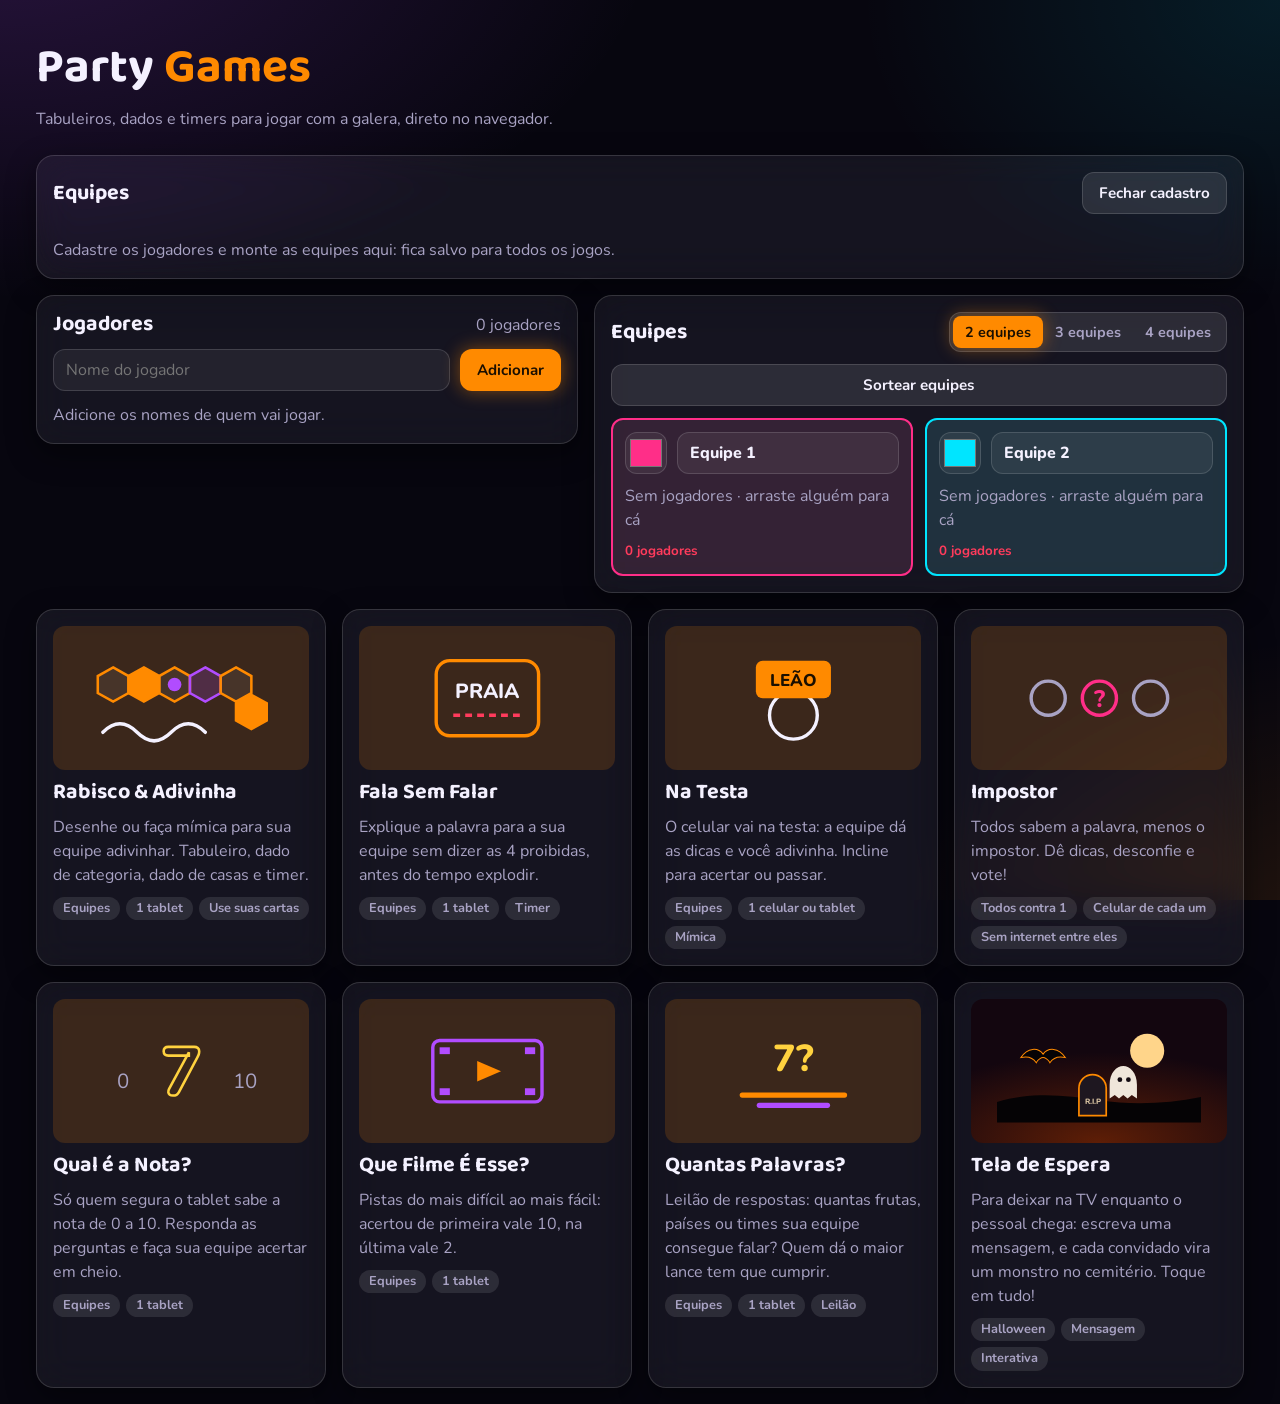
<file: index.html>
<!doctype html>
<html lang="pt-BR">
<head>
  <meta charset="utf-8">
  <meta name="viewport" content="width=device-width, initial-scale=1, viewport-fit=cover">
  <title>Party Games</title>
  <meta name="description" content="Central de jogos de festa para jogar no navegador.">
  <link rel="icon" href="data:image/svg+xml,%3Csvg xmlns='http://www.w3.org/2000/svg' viewBox='0 0 100 100'%3E%3Ctext y='.9em' font-size='90'%3E%F0%9F%8E%B2%3C/text%3E%3C/svg%3E">
  <link rel="preconnect" href="https://fonts.googleapis.com">
  <link rel="preconnect" href="https://fonts.gstatic.com" crossorigin>
  <link href="https://fonts.googleapis.com/css2?family=Baloo+2:wght@600;800&family=Nunito:wght@400;600;800&display=swap" rel="stylesheet">
  <link rel="stylesheet" href="assets/css/base.css">
  <script type="module" src="assets/js/hub.js"></script>
</head>
<body>
  <main class="container">
    <header class="hub-hero stack">
      <h1>Party <span class="brand"><span>Games</span></span></h1>
      <p class="muted">Tabuleiros, dados e timers para jogar com a galera, direto no navegador.</p>
    </header>

    <section class="card stack hub-teams" id="hub-teams">
      <div class="row between wrap">
        <h2>Equipes</h2>
        <div class="row wrap">
          <button class="btn" id="btn-manage-teams" type="button" aria-expanded="false" aria-controls="hub-manager">Gerenciar equipes</button>
          <button class="btn btn-ghost" id="btn-clear-teams" type="button">Limpar equipes</button>
        </div>
      </div>
      <ul class="hub-team-list" id="hub-team-list"></ul>
      <p class="muted" id="hub-teams-note"></p>
    </section>
    <div class="setup-grid hub-manager" id="hub-manager" hidden></div>

    <div class="hub-grid">
      <a class="card game-card" href="games/desenho/">
        <div class="art" aria-hidden="true">
          <svg viewBox="0 0 120 60">
            <g fill="var(--surface)" stroke="var(--accent)" stroke-width="1.5">
              <polygon points="20,12 29,17 29,27 20,32 11,27 11,17" />
              <polygon points="38,12 47,17 47,27 38,32 29,27 29,17" fill="var(--accent)" />
              <polygon points="56,12 65,17 65,27 56,32 47,27 47,17" />
              <polygon points="74,12 83,17 83,27 74,32 65,27 65,17" fill="var(--violet-soft)" stroke="var(--violet)" />
              <polygon points="92,12 101,17 101,27 92,32 83,27 83,17" />
              <polygon points="101,28 110,33 110,43 101,48 92,43 92,33" fill="var(--accent)" />
            </g>
            <circle cx="56" cy="22" r="4" fill="var(--violet)" />
            <path d="M14 50 q10 -10 20 0 t20 0 t20 0" fill="none" stroke="var(--ink)" stroke-width="2" stroke-linecap="round" />
          </svg>
        </div>
        <h2>Rabisco &amp; Adivinha</h2>
        <p class="muted">Desenhe ou faça mímica para sua equipe adivinhar. Tabuleiro, dado de categoria, dado de casas e timer.</p>
        <ul class="tags">
          <li>Equipes</li>
          <li>1 tablet</li>
          <li>Use suas cartas</li>
        </ul>
      </a>

      <a class="card game-card" href="games/fala-sem-falar/">
        <div class="art" aria-hidden="true"><svg viewBox="0 0 120 60"><rect x="30" y="8" width="60" height="44" rx="8" fill="none" stroke="var(--accent)" stroke-width="2"/><text x="60" y="30" text-anchor="middle" font-size="12" font-weight="800" fill="var(--ink)">PRAIA</text><path d="M40 40h40" stroke="#ff3b5c" stroke-width="2" stroke-dasharray="4 3"/></svg></div>
        <h2>Fala Sem Falar</h2>
        <p class="muted">Explique a palavra para a sua equipe sem dizer as 4 proibidas, antes do tempo explodir.</p>
        <ul class="tags"><li>Equipes</li><li>1 tablet</li><li>Timer</li></ul>
      </a>
      <a class="card game-card" href="games/na-testa/">
        <div class="art" aria-hidden="true"><svg viewBox="0 0 120 60"><circle cx="60" cy="40" r="14" fill="none" stroke="var(--ink)" stroke-width="2"/><rect x="38" y="8" width="44" height="22" rx="4" fill="var(--accent)"/><text x="60" y="23" text-anchor="middle" font-size="10" font-weight="800" fill="#1a0f00">LEÃO</text></svg></div>
        <h2>Na Testa</h2>
        <p class="muted">O celular vai na testa: a equipe dá as dicas e você adivinha. Incline para acertar ou passar.</p>
        <ul class="tags"><li>Equipes</li><li>1 celular ou tablet</li><li>Mímica</li></ul>
      </a>
      <a class="card game-card" href="games/impostor/">
        <div class="art" aria-hidden="true"><svg viewBox="0 0 120 60"><g fill="none" stroke-width="2"><circle cx="30" cy="30" r="10" stroke="var(--ink-2)"/><circle cx="60" cy="30" r="10" stroke="#ff2e88"/><circle cx="90" cy="30" r="10" stroke="var(--ink-2)"/></g><text x="60" y="35" text-anchor="middle" font-size="14" font-weight="800" fill="#ff2e88">?</text></svg></div>
        <h2>Impostor</h2>
        <p class="muted">Todos sabem a palavra, menos o impostor. Dê dicas, desconfie e vote!</p>
        <ul class="tags"><li>Todos contra 1</li><li>Celular de cada um</li><li>Sem internet entre eles</li></ul>
      </a>
      <a class="card game-card" href="games/nota/">
        <div class="art" aria-hidden="true"><svg viewBox="0 0 120 60"><text x="60" y="44" text-anchor="middle" font-size="40" font-weight="800" fill="none" stroke="#ffd23f" stroke-width="1.5">7</text><text x="22" y="40" font-size="12" fill="var(--ink-2)">0</text><text x="90" y="40" font-size="12" fill="var(--ink-2)">10</text></svg></div>
        <h2>Qual é a Nota?</h2>
        <p class="muted">Só quem segura o tablet sabe a nota de 0 a 10. Responda as perguntas e faça sua equipe acertar em cheio.</p>
        <ul class="tags"><li>Equipes</li><li>1 tablet</li></ul>
      </a>
      <a class="card game-card" href="games/filme/">
        <div class="art" aria-hidden="true"><svg viewBox="0 0 120 60"><rect x="28" y="12" width="64" height="36" rx="4" fill="none" stroke="var(--violet)" stroke-width="2"/><g fill="var(--violet)"><rect x="32" y="16" width="6" height="4"/><rect x="32" y="40" width="6" height="4"/><rect x="82" y="16" width="6" height="4"/><rect x="82" y="40" width="6" height="4"/></g><path d="M54 24l14 6-14 6z" fill="var(--accent)"/></svg></div>
        <h2>Que Filme É Esse?</h2>
        <p class="muted">Pistas do mais difícil ao mais fácil: acertou de primeira vale 10, na última vale 2.</p>
        <ul class="tags"><li>Equipes</li><li>1 tablet</li></ul>
      </a>
      <a class="card game-card" href="games/quantas/">
        <div class="art" aria-hidden="true"><svg viewBox="0 0 120 60"><text x="60" y="30" text-anchor="middle" font-size="22" font-weight="800" fill="#ffd23f">7?</text><path d="M30 44h60" stroke="var(--accent)" stroke-width="3" stroke-linecap="round"/><path d="M40 50h40" stroke="var(--violet)" stroke-width="3" stroke-linecap="round"/></svg></div>
        <h2>Quantas Palavras?</h2>
        <p class="muted">Leilão de respostas: quantas frutas, países ou times sua equipe consegue falar? Quem dá o maior lance tem que cumprir.</p>
        <ul class="tags"><li>Equipes</li><li>1 tablet</li><li>Leilão</li></ul>
      </a>
      <a class="card game-card" href="games/espera/">
        <div class="art art-espera" aria-hidden="true"><svg viewBox="0 0 120 60"><circle cx="88" cy="18" r="10" fill="#ffd58a"/><path d="M14 22c4-6 10-6 13-2 3-4 9-4 13 2-4-1-7 0-9 3-1-2-3-3-4-3s-3 1-4 3c-2-3-5-4-9-3z" fill="#050305" stroke="#ff8a00" stroke-width=".6"/><path d="M0 60V48c20-6 40-4 60-1s40 2 60-2v15z" fill="#050305"/><path d="M48 56V40a8 8 0 0 1 16 0v16z" fill="#1e1720" stroke="#ff8a00" stroke-width="1"/><text x="56" y="49" text-anchor="middle" font-size="4.5" font-weight="800" fill="#dcc6a4">R.I.P</text><path d="M66 38c0-7 4-11 8-11s8 4 8 11v8l-3-2-2.5 2-2.5-2-2.5 2-2.5-2-3 2z" fill="#efe6da"/><circle cx="72" cy="35" r="1.4" fill="#120a10"/><circle cx="77" cy="35" r="1.4" fill="#120a10"/></svg></div>
        <h2>Tela de Espera</h2>
        <p class="muted">Para deixar na TV enquanto o pessoal chega: escreva uma mensagem, e cada convidado vira um monstro no cemitério. Toque em tudo!</p>
        <ul class="tags"><li>Halloween</li><li>Mensagem</li><li>Interativa</li></ul>
      </a>
    </div>
  </main>

  <dialog id="clear-dialog">
    <form method="dialog" class="stack">
      <h2>Limpar as equipes?</h2>
      <p class="muted">Apaga os jogadores, as equipes, o placar geral e as partidas em andamento. Não dá para desfazer.</p>
      <button class="btn btn-danger" value="clear">Limpar tudo</button>
      <button class="btn btn-ghost" value="cancel">Cancelar</button>
    </form>
  </dialog>
</body>
</html>
</file>
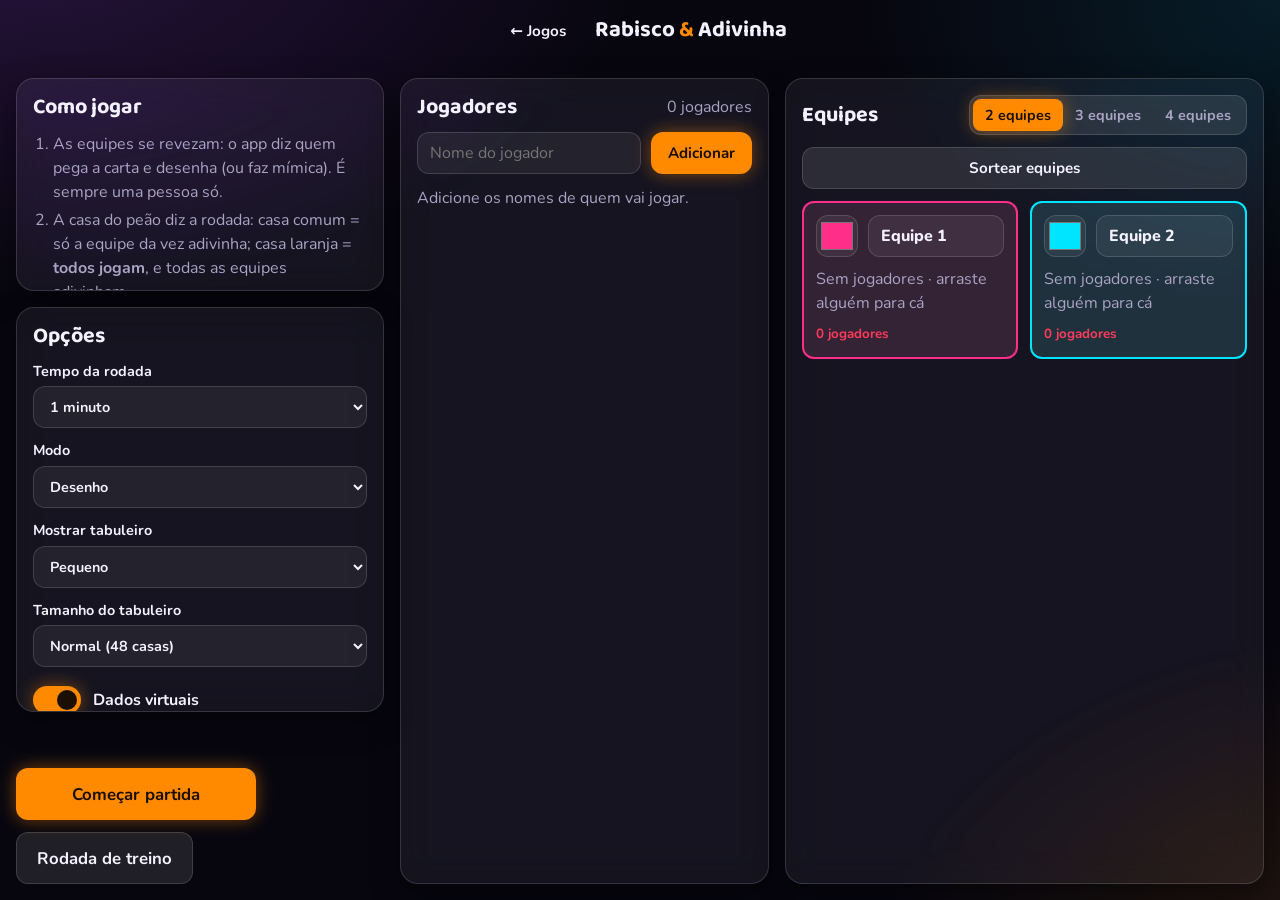
<file: games/desenho/index.html>
<!doctype html>
<html lang="pt-BR">
<head>
  <meta charset="utf-8">
  <meta name="viewport" content="width=device-width, initial-scale=1, viewport-fit=cover">
  <title>Rabisco &amp; Adivinha</title>
  <meta name="description" content="Timer, equipes, dados e tabuleiro para jogar desenho e adivinhação em equipes.">
  <meta name="theme-color" content="#07060f">
  <link rel="icon" href="data:image/svg+xml,%3Csvg xmlns='http://www.w3.org/2000/svg' viewBox='0 0 100 100'%3E%3Ctext y='.9em' font-size='90'%3E%F0%9F%8E%B2%3C/text%3E%3C/svg%3E">
  <link rel="preconnect" href="https://fonts.googleapis.com">
  <link rel="preconnect" href="https://fonts.gstatic.com" crossorigin>
  <link href="https://fonts.googleapis.com/css2?family=Baloo+2:wght@600;800&family=Nunito:wght@400;600;800&display=swap" rel="stylesheet">
  <link rel="stylesheet" href="../../assets/css/base.css">
  <link rel="stylesheet" href="../../assets/css/game.css">
  <link rel="stylesheet" href="style.css">
  <script type="module" src="ui.js"></script>
</head>
<body>
  <header class="topbar">
    <a class="btn btn-ghost" href="../../">← Jogos</a>
    <h1 class="brand">Rabisco <span>&amp;</span> Adivinha</h1>
  </header>

  <main class="container" id="screen-pre">
    <section id="screen-loading" class="muted">Carregando…</section>

    <section id="screen-resume" class="narrow stack" hidden>
      <div class="card stack">
        <h2>Partida em andamento</h2>
        <ul class="resume-list" id="resume-list"></ul>
        <div class="row wrap">
          <button class="btn btn-primary btn-lg" id="btn-continue" type="button">Continuar partida</button>
          <button class="btn btn-lg" id="btn-new" type="button">Nova partida</button>
        </div>
      </div>
    </section>

    <section id="screen-setup" class="stack" hidden>
      <section class="card stack how">
        <h2>Como jogar</h2>
        <ol>
          <li>As equipes se revezam: o app diz quem pega a carta e desenha (ou faz mímica). É sempre uma pessoa só.</li>
          <li>A casa do peão diz a rodada: casa comum = só a equipe da vez adivinha; casa laranja = <b>todos jogam</b>, e todas as equipes adivinham.</li>
          <li>Toque no relógio: com dados virtuais, rolam a categoria e as casas. Acertou: anda. Errou: a vez passa.</li>
          <li>Quem chegar ao Fim e acertar primeiro numa rodada de todos jogam vence.</li>
        </ol>
      </section>
      <div id="teams-setup" class="setup-grid"></div>
      <section class="card stack">
        <h2>Opções</h2>
        <div class="options-grid">
          <label class="field">
            <span>Tempo da rodada</span>
            <select id="opt-timer">
              <option value="30">30 segundos</option>
              <option value="45">45 segundos</option>
              <option value="60" selected>1 minuto</option>
              <option value="90">1 min 30 s</option>
              <option value="120">2 minutos</option>
              <option value="180">3 minutos</option>
            </select>
          </label>
          <label class="field">
            <span>Modo</span>
            <select id="opt-style">
              <option value="desenho" selected>Desenho</option>
              <option value="mimica">Mímica</option>
            </select>
          </label>
          <label class="field">
            <span>Mostrar tabuleiro</span>
            <select id="opt-board">
              <option value="off">Oculto</option>
              <option value="small" selected>Pequeno</option>
              <option value="large">Grande</option>
            </select>
          </label>
          <label class="field">
            <span>Tamanho do tabuleiro</span>
            <select id="opt-board-size">
              <option value="curto">Curto (32 casas)</option>
              <option value="normal" selected>Normal (48 casas)</option>
              <option value="longo">Longo (64 casas)</option>
            </select>
          </label>
          <label class="switch-field">
            <input type="checkbox" id="opt-dice" checked>
            <span class="switch" aria-hidden="true"></span>
            <span>Dados virtuais</span>
          </label>
        </div>
      </section>
      <p class="error" id="setup-error" role="alert"></p>
      <div class="start-row">
        <button class="btn btn-primary btn-lg" id="btn-start" type="button">Começar partida</button>
        <button class="btn btn-lg" id="btn-practice" type="button">Rodada de treino</button>
      </div>
    </section>
  </main>

  <main id="screen-game" class="game" hidden>
    <section class="stage" id="stage">
      <div class="cats glass" id="cats" role="group" aria-label="Categoria"></div>

      <div class="timer-area" id="timer-area">
        <header class="who" id="who" aria-live="polite">
          <p class="who-kicker" id="who-kicker"></p>
          <h2 class="who-title" id="who-title"></h2>
          <div class="who-chips" id="who-chips"></div>
        </header>

        <div class="clock-wrap" id="clock-wrap"></div>

        <button class="restart glass" id="btn-restart" type="button">↺ Reiniciar</button>
        <div class="result" id="result"></div>
      </div>

      <div class="board-large glass" id="board-large" hidden></div>
    </section>

    <button class="side-toggle glass" id="side-toggle" type="button" aria-controls="sidebar" aria-expanded="false">☰</button>
    <button class="teams-fab glass" id="teams-fab" type="button" title="Ver equipes" aria-label="Ver equipes">👥</button>

    <aside class="sidebar glass" id="sidebar" aria-label="Informações da partida">
      <span class="practice-badge" id="practice-badge" hidden>Treino</span>
      <div class="turn-card" id="turn-card"></div>
      <button class="all-btn" id="btn-all" type="button" aria-pressed="false">
        Todos jogam
      </button>
      <ul class="team-list" id="team-list"></ul>
      <div class="board-mini" id="board-mini" hidden></div>
      <p class="last-log" id="last-log"></p>
      <div class="side-actions">
        <button class="side-btn side-btn-wide" id="btn-teams" type="button"><span aria-hidden="true">👥</span>Equipes</button>
        <button class="side-btn" id="btn-settings" type="button"><span aria-hidden="true">⚙</span>Ajustes</button>
        <button class="side-btn" id="btn-undo" type="button"><span aria-hidden="true">↶</span>Desfazer</button>
        <button class="side-btn" id="btn-fullscreen" type="button"><span aria-hidden="true">⛶</span>Tela cheia</button>
        <button class="side-btn" id="btn-menu" type="button"><span aria-hidden="true">☰</span>Menu</button>
      </div>
    </aside>

    <div class="flash" id="flash" aria-hidden="true"></div>
  </main>

  <dialog id="dice-dialog">
    <form method="dialog" class="stack">
      <div class="dice-who">
        <p class="who-kicker" id="dice-kicker"></p>
        <h2 id="dice-title"></h2>
      </div>
      <div class="dice-pair">
        <div class="dice-slot" id="dice-cat-slot">
          <div class="big-die die-letter" id="die-cat"></div>
          <div class="dice-choice" id="dice-choice" hidden></div>
          <p class="dice-label" id="die-cat-label"></p>
        </div>
        <div class="dice-slot">
          <div class="big-die" id="die-num"></div>
          <p class="dice-label" id="die-num-label"></p>
        </div>
      </div>
      <button class="btn btn-primary btn-lg" id="btn-dice-go" type="button" disabled>Começar rodada</button>
      <button class="btn btn-ghost" value="cancel">Cancelar</button>
    </form>
  </dialog>

  <dialog id="settings-dialog">
    <form method="dialog" class="stack">
      <h2>Ajustes</h2>
      <div class="setting-row">
        <span>Tempo da rodada</span>
        <div class="stepper">
          <button type="button" class="icon-btn" data-step="-15" aria-label="Menos 15 segundos">−</button>
          <output id="set-timer">60 s</output>
          <button type="button" class="icon-btn" data-step="15" aria-label="Mais 15 segundos">+</button>
        </div>
      </div>
      <label class="switch-field">
        <input type="checkbox" id="set-dice">
        <span class="switch" aria-hidden="true"></span>
        <span>Dados virtuais</span>
      </label>
      <label class="switch-field">
        <input type="checkbox" id="set-sound">
        <span class="switch" aria-hidden="true"></span>
        <span>Som (tique-taque, explosão e sirene)</span>
      </label>
      <div class="setting-row">
        <span>Tabuleiro</span>
        <div class="segmented" id="set-board">
          <button type="button" data-value="off">Oculto</button>
          <button type="button" data-value="small">Pequeno</button>
          <button type="button" data-value="large">Grande</button>
        </div>
      </div>
      <div class="setting-row">
        <span>Modo</span>
        <div class="segmented" id="set-style">
          <button type="button" data-value="desenho">Desenho</button>
          <button type="button" data-value="mimica">Mímica</button>
        </div>
      </div>
      <div class="stack">
        <h3>Ajustar peões</h3>
        <ul class="adjust-list" id="adjust-list"></ul>
      </div>
      <button class="btn btn-primary" value="close">Pronto</button>
    </form>
  </dialog>

  <dialog id="menu-dialog">
    <form method="dialog" class="stack">
      <h2>Menu</h2>
      <button class="btn" value="restart">Reiniciar com as mesmas equipes</button>
      <button class="btn" value="setup">Mudar jogadores e equipes</button>
      <a class="btn" href="../../">Voltar para a central</a>
      <button class="btn btn-ghost" value="cancel">Fechar</button>
    </form>
  </dialog>

  <dialog id="restart-dialog">
    <form method="dialog" class="stack">
      <h2>Quem acertou?</h2>
      <p class="muted">Antes de reiniciar, marque o resultado desta rodada.</p>
      <div class="stack" id="restart-options"></div>
      <button class="btn" value="time">Só reiniciar o tempo</button>
      <button class="btn btn-ghost" value="cancel">Cancelar</button>
    </form>
  </dialog>
</body>
</html>
</file>
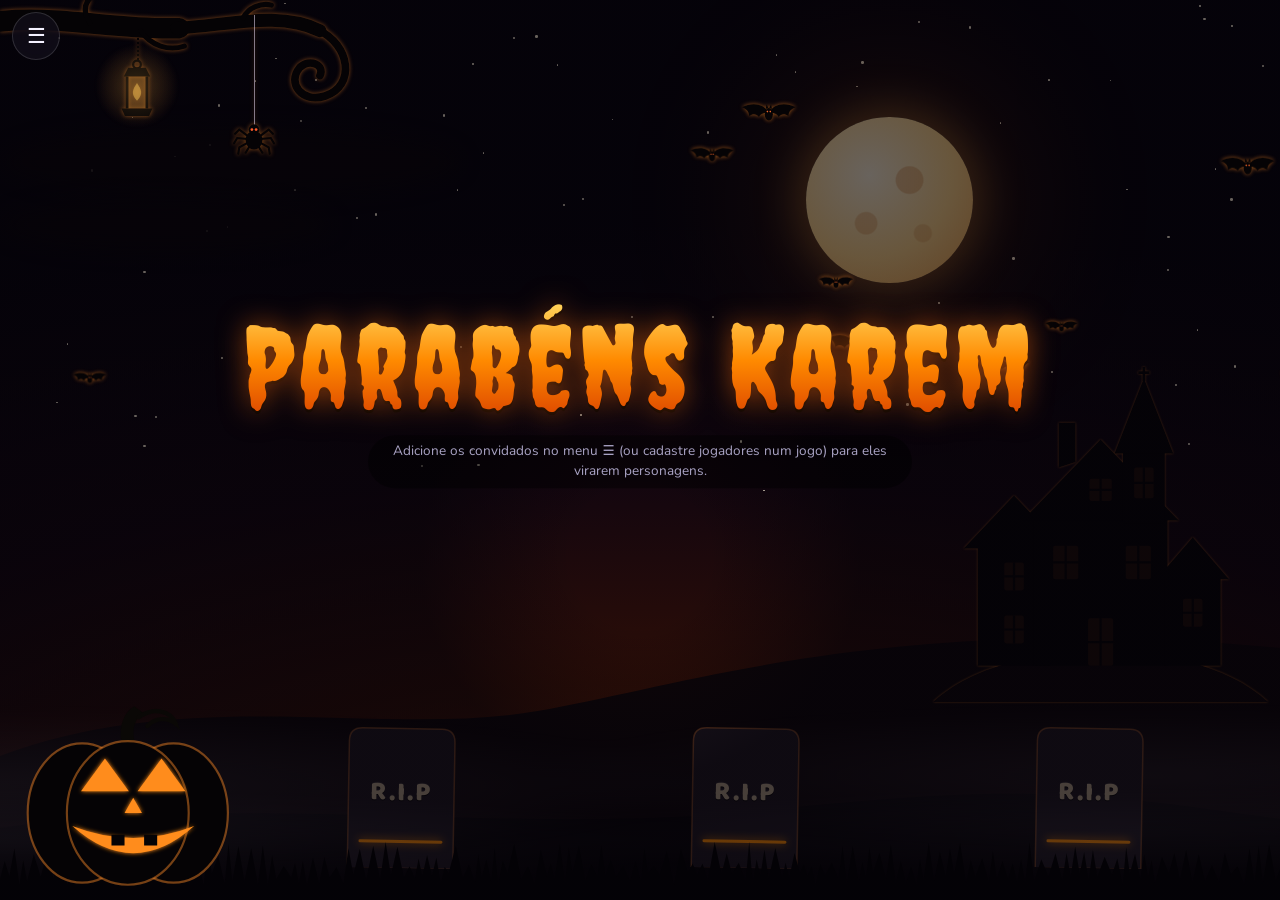
<file: games/espera/index.html>
<!doctype html>
<html lang="pt-BR">
<head>
  <meta charset="utf-8">
  <meta name="viewport" content="width=device-width, initial-scale=1, viewport-fit=cover">
  <title>Tela de Espera</title>
  <meta name="description" content="Tela de espera animada, com a mensagem que você escrever e os convidados virando personagens.">
  <meta name="theme-color" content="#07060f">
  <link rel="icon" href="data:image/svg+xml,%3Csvg xmlns='http://www.w3.org/2000/svg' viewBox='0 0 100 100'%3E%3Ctext y='.9em' font-size='90'%3E%F0%9F%8E%B2%3C/text%3E%3C/svg%3E">
  <link rel="preconnect" href="https://fonts.googleapis.com">
  <link rel="preconnect" href="https://fonts.gstatic.com" crossorigin>
  <link href="https://fonts.googleapis.com/css2?family=Baloo+2:wght@600;800&family=Nunito:wght@400;600;800&display=swap" rel="stylesheet">
  <link rel="stylesheet" href="../../assets/css/base.css">
  <link rel="stylesheet" href="../../assets/css/lobby.css">
  <link rel="stylesheet" id="theme-css">
  <script type="module" src="../../assets/js/core/lobby.js"></script>
</head>
<body class="lobby">
  <main class="lobby-stage" id="stage" aria-label="Cena animada: toque nas coisas para ver o que acontece"></main>

  <div class="lobby-top">
    <div class="lobby-message" id="message" spellcheck="false" role="textbox" aria-label="Mensagem da tela de espera" data-placeholder="Toque para escrever uma mensagem"></div>
    <p class="lobby-hint" id="hint" hidden>Adicione os convidados no menu ☰ (ou cadastre jogadores num jogo) para eles virarem personagens.</p>
  </div>

  <button class="lobby-menu-btn" id="btn-menu" type="button" title="Menu" aria-label="Menu">☰</button>

  <dialog id="menu-dialog">
    <form method="dialog" class="stack">
      <h2>Tela de espera</h2>
      <div class="drawer-tools">
        <button class="btn drawer-tool" type="button" data-act="light"><span aria-hidden="true">◐</span><b id="light-label">Acender a luz</b></button>
        <button class="btn drawer-tool" type="button" data-act="fullscreen" id="btn-fullscreen"><span aria-hidden="true">⛶</span>Tela cheia</button>
      </div>
      <button class="btn" type="button" data-act="write">Escrever a mensagem</button>
      <button class="btn" type="button" data-act="all">Chamar todos os personagens</button>
      <button class="btn" type="button" data-act="sound" id="sound-label">Som: ligado</button>
      <label class="field">
        <span>Tema</span>
        <select id="opt-theme"></select>
      </label>
      <section class="stack guests">
        <div class="row between">
          <h3>Convidados</h3>
          <span class="muted" id="guest-count"></span>
        </div>
        <div class="row add-player">
          <input type="text" id="guest-name" placeholder="Nome de quem chegou" maxlength="24" autocomplete="off" aria-label="Nome do convidado">
          <button class="btn btn-primary" type="button" data-act="add-guest">Adicionar</button>
        </div>
        <ul class="guest-list" id="guest-list"></ul>
        <p class="muted guest-note">Os jogadores cadastrados nos jogos também aparecem.</p>
      </section>
      <a class="btn" href="../../">Voltar para a central</a>
      <button class="btn btn-ghost" value="cancel">Fechar</button>
    </form>
  </dialog>
</body>
</html>
</file>
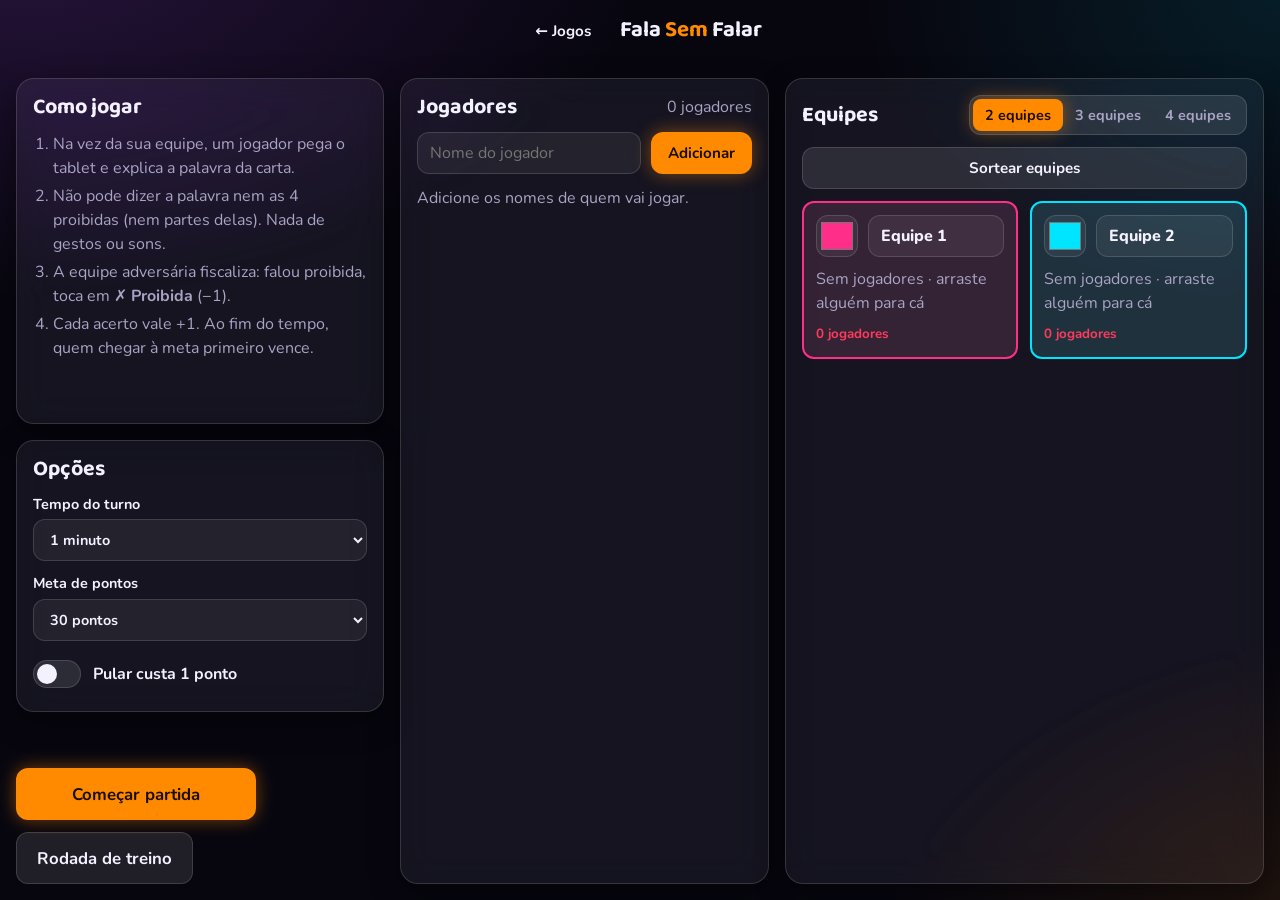
<file: games/fala-sem-falar/index.html>
<!doctype html>
<html lang="pt-BR">
<head>
  <meta charset="utf-8">
  <meta name="viewport" content="width=device-width, initial-scale=1, viewport-fit=cover">
  <title>Fala Sem Falar</title>
  <meta name="description" content="Explique a palavra para a sua equipe sem dizer as proibidas.">
  <meta name="theme-color" content="#07060f">
  <link rel="icon" href="data:image/svg+xml,%3Csvg xmlns='http://www.w3.org/2000/svg' viewBox='0 0 100 100'%3E%3Ctext y='.9em' font-size='90'%3E%F0%9F%8E%B2%3C/text%3E%3C/svg%3E">
  <link rel="preconnect" href="https://fonts.googleapis.com">
  <link rel="preconnect" href="https://fonts.gstatic.com" crossorigin>
  <link href="https://fonts.googleapis.com/css2?family=Baloo+2:wght@600;800&family=Nunito:wght@400;600;800&display=swap" rel="stylesheet">
  <link rel="stylesheet" href="../../assets/css/base.css">
  <link rel="stylesheet" href="../../assets/css/game.css">
  <link rel="stylesheet" href="style.css">
  <script type="module" src="ui.js"></script>
</head>
<body>
  <header class="topbar">
    <a class="btn btn-ghost" href="../../">← Jogos</a>
    <h1 class="brand">Fala <span>Sem</span> Falar</h1>
  </header>

  <main class="container" id="screen-pre">
    <section id="screen-loading" class="muted">Carregando…</section>

    <section id="screen-resume" class="narrow stack" hidden>
      <div class="card stack">
        <h2>Partida em andamento</h2>
        <ul class="resume-list" id="resume-list"></ul>
        <div class="row wrap">
          <button class="btn btn-primary btn-lg" id="btn-continue" type="button">Continuar partida</button>
          <button class="btn btn-lg" id="btn-new" type="button">Nova partida</button>
        </div>
      </div>
    </section>

    <section id="screen-setup" class="stack" hidden>
      <section class="card stack how">
        <h2>Como jogar</h2>
        <ol>
          <li>Na vez da sua equipe, um jogador pega o tablet e explica a palavra da carta.</li>
          <li>Não pode dizer a palavra nem as 4 proibidas (nem partes delas). Nada de gestos ou sons.</li>
          <li>A equipe adversária fiscaliza: falou proibida, toca em <b>✗ Proibida</b> (−1).</li>
          <li>Cada acerto vale +1. Ao fim do tempo, quem chegar à meta primeiro vence.</li>
        </ol>
      </section>
      <div id="teams-setup" class="setup-grid"></div>
      <section class="card stack">
        <h2>Opções</h2>
        <div class="options-grid">
          <label class="field">
            <span>Tempo do turno</span>
            <select id="opt-timer"><option value="30">30 segundos</option><option value="45">45 segundos</option><option value="60" selected>1 minuto</option><option value="90">1 min 30 s</option><option value="120">2 minutos</option></select>
          </label>
          <label class="field">
            <span>Meta de pontos</span>
            <select id="opt-goal"><option value="15">15 pontos</option><option value="20">20 pontos</option><option value="30" selected>30 pontos</option><option value="40">40 pontos</option><option value="50">50 pontos</option></select>
          </label>
          <label class="switch-field">
            <input type="checkbox" id="opt-skip">
            <span class="switch" aria-hidden="true"></span>
            <span>Pular custa 1 ponto</span>
          </label>
        </div>
      </section>
      <p class="error" id="setup-error" role="alert"></p>
      <button class="btn btn-primary btn-lg" id="btn-start" type="button">Começar partida</button>
    </section>
  </main>

  <main id="screen-game" class="game" hidden>
    <header class="hud glass">
      <ul class="hud-teams" id="hud-teams"></ul>
      <button class="hud-btn" id="btn-undo" type="button" title="Desfazer" aria-label="Desfazer">↶</button>
      <button class="hud-btn" id="btn-fullscreen" type="button" title="Tela cheia" aria-label="Tela cheia">⛶</button>
      <button class="hud-btn" id="btn-menu" type="button" title="Menu" aria-label="Menu">☰</button>
    </header>
    <section class="play-area" id="play" aria-live="polite"></section>
    <div class="flash" aria-hidden="true"></div>
  </main>

  <dialog id="menu-dialog">
    <form method="dialog" class="stack">
      <h2>Menu</h2>
      <button class="btn" value="restart">Reiniciar com as mesmas equipes</button>
      <button class="btn" value="setup">Mudar jogadores e equipes</button>
      <a class="btn" href="../../">Voltar para a central</a>
      <button class="btn btn-ghost" value="cancel">Fechar</button>
    </form>
  </dialog>
</body>
</html>
</file>
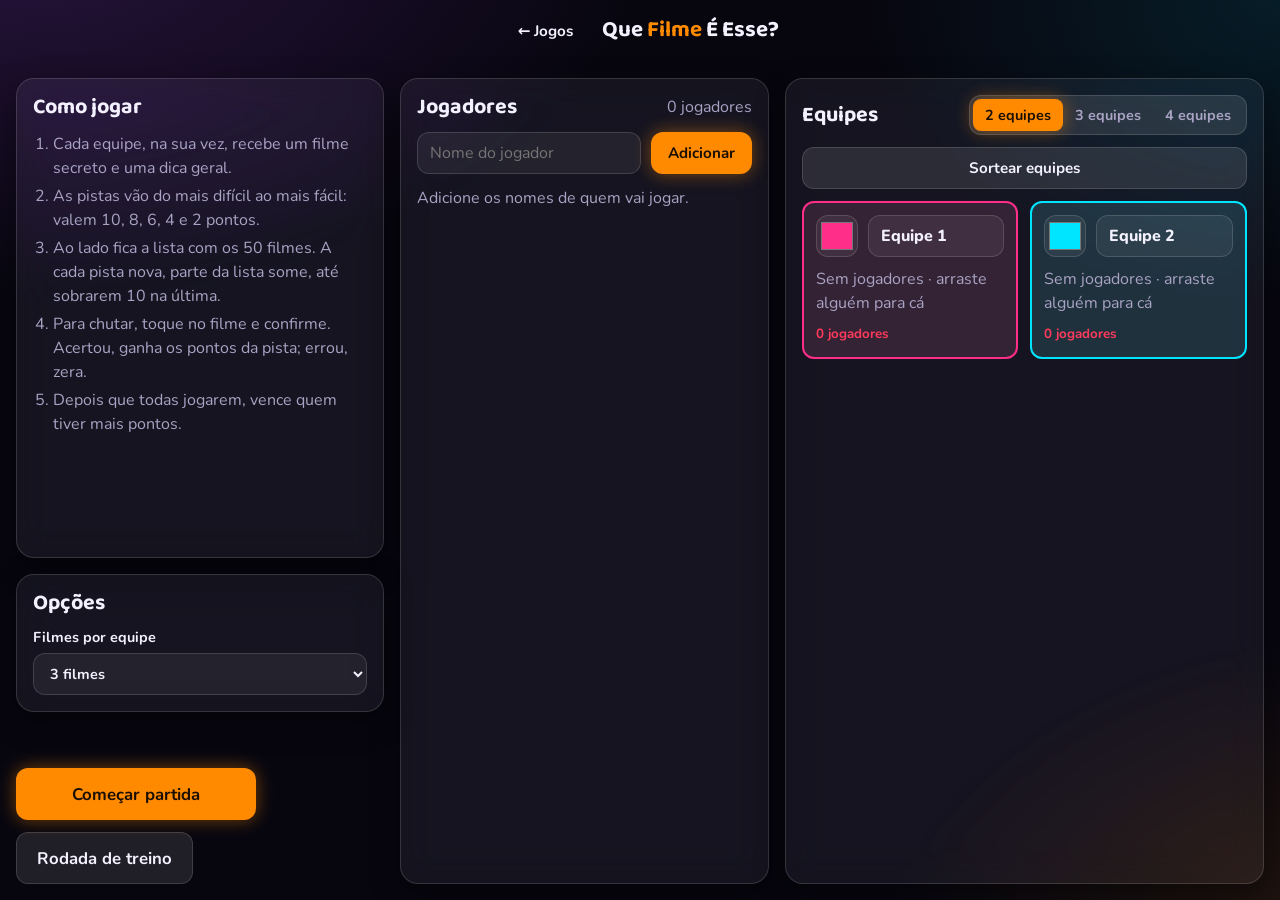
<file: games/filme/index.html>
<!doctype html>
<html lang="pt-BR">
<head>
  <meta charset="utf-8">
  <meta name="viewport" content="width=device-width, initial-scale=1, viewport-fit=cover">
  <title>Que Filme É Esse?</title>
  <meta name="description" content="Pistas do mais difícil ao mais fácil: quanto antes acertar, mais pontos.">
  <meta name="theme-color" content="#07060f">
  <link rel="icon" href="data:image/svg+xml,%3Csvg xmlns='http://www.w3.org/2000/svg' viewBox='0 0 100 100'%3E%3Ctext y='.9em' font-size='90'%3E%F0%9F%8E%B2%3C/text%3E%3C/svg%3E">
  <link rel="preconnect" href="https://fonts.googleapis.com">
  <link rel="preconnect" href="https://fonts.gstatic.com" crossorigin>
  <link href="https://fonts.googleapis.com/css2?family=Baloo+2:wght@600;800&family=Nunito:wght@400;600;800&display=swap" rel="stylesheet">
  <link rel="stylesheet" href="../../assets/css/base.css">
  <link rel="stylesheet" href="../../assets/css/game.css">
  <link rel="stylesheet" href="style.css">
  <script type="module" src="ui.js"></script>
</head>
<body>
  <header class="topbar">
    <a class="btn btn-ghost" href="../../">← Jogos</a>
    <h1 class="brand">Que <span>Filme</span> É Esse?</h1>
  </header>

  <main class="container" id="screen-pre">
    <section id="screen-loading" class="muted">Carregando…</section>

    <section id="screen-resume" class="narrow stack" hidden>
      <div class="card stack">
        <h2>Partida em andamento</h2>
        <ul class="resume-list" id="resume-list"></ul>
        <div class="row wrap">
          <button class="btn btn-primary btn-lg" id="btn-continue" type="button">Continuar partida</button>
          <button class="btn btn-lg" id="btn-new" type="button">Nova partida</button>
        </div>
      </div>
    </section>

    <section id="screen-setup" class="stack" hidden>
      <section class="card stack how">
        <h2>Como jogar</h2>
        <ol>
          <li>Cada equipe, na sua vez, recebe um filme secreto e uma dica geral.</li>
          <li>As pistas vão do mais difícil ao mais fácil: valem 10, 8, 6, 4 e 2 pontos.</li>
          <li>Ao lado fica a lista com os 50 filmes. A cada pista nova, parte da lista some, até sobrarem 10 na última.</li>
          <li>Para chutar, toque no filme e confirme. Acertou, ganha os pontos da pista; errou, zera.</li>
          <li>Depois que todas jogarem, vence quem tiver mais pontos.</li>
        </ol>
      </section>
      <div id="teams-setup" class="setup-grid"></div>
      <section class="card stack">
        <h2>Opções</h2>
        <div class="options-grid">
          <label class="field">
            <span>Filmes por equipe</span>
            <select id="opt-per-team"><option value="1">1 filme</option><option value="2">2 filmes</option><option value="3" selected>3 filmes</option><option value="4">4 filmes</option><option value="5">5 filmes</option></select>
          </label>
        </div>
      </section>
      <p class="error" id="setup-error" role="alert"></p>
      <button class="btn btn-primary btn-lg" id="btn-start" type="button">Começar partida</button>
    </section>
  </main>

  <main id="screen-game" class="game" hidden>
    <header class="hud glass">
      <ul class="hud-teams" id="hud-teams"></ul>
      <button class="hud-btn" id="btn-undo" type="button" title="Desfazer" aria-label="Desfazer">↶</button>
      <button class="hud-btn" id="btn-fullscreen" type="button" title="Tela cheia" aria-label="Tela cheia">⛶</button>
      <button class="hud-btn" id="btn-menu" type="button" title="Menu" aria-label="Menu">☰</button>
    </header>
    <section class="play-area" id="play" aria-live="polite"></section>
    <div class="flash" aria-hidden="true"></div>
  </main>

  <dialog id="menu-dialog">
    <form method="dialog" class="stack">
      <h2>Menu</h2>
      <button class="btn" value="restart">Reiniciar com as mesmas equipes</button>
      <button class="btn" value="setup">Mudar jogadores e equipes</button>
      <a class="btn" href="../../">Voltar para a central</a>
      <button class="btn btn-ghost" value="cancel">Fechar</button>
    </form>
  </dialog>
</body>
</html>
</file>
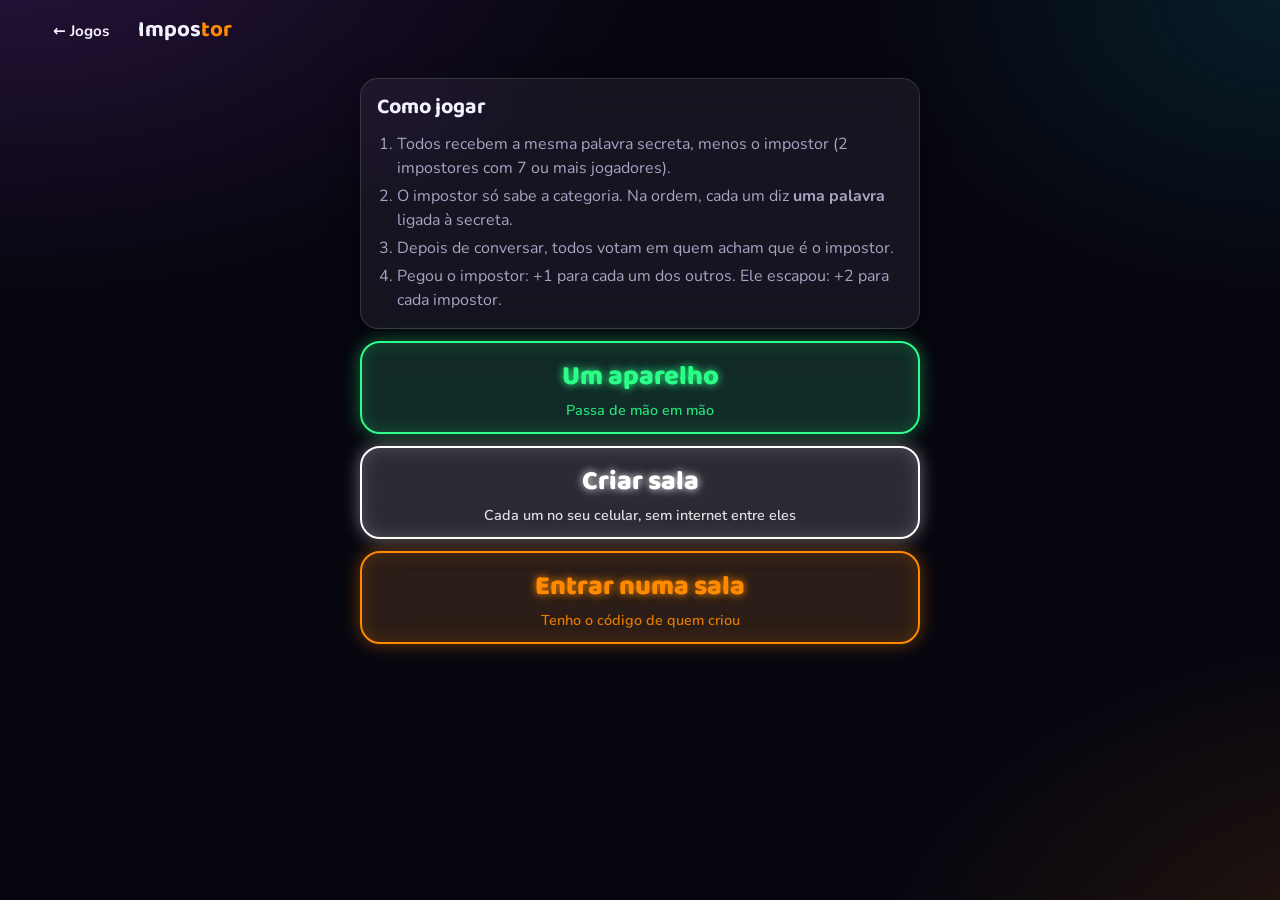
<file: games/impostor/index.html>
<!doctype html>
<html lang="pt-BR">
<head>
  <meta charset="utf-8">
  <meta name="viewport" content="width=device-width, initial-scale=1, viewport-fit=cover">
  <title>Impostor</title>
  <meta name="description" content="Todos recebem a mesma palavra, menos o impostor. Descubram quem é!">
  <meta name="theme-color" content="#07060f">
  <link rel="icon" href="data:image/svg+xml,%3Csvg xmlns='http://www.w3.org/2000/svg' viewBox='0 0 100 100'%3E%3Ctext y='.9em' font-size='90'%3E%F0%9F%8E%B2%3C/text%3E%3C/svg%3E">
  <link rel="preconnect" href="https://fonts.googleapis.com">
  <link rel="preconnect" href="https://fonts.gstatic.com" crossorigin>
  <link href="https://fonts.googleapis.com/css2?family=Baloo+2:wght@600;800&family=Nunito:wght@400;600;800&display=swap" rel="stylesheet">
  <link rel="stylesheet" href="../../assets/css/base.css">
  <link rel="stylesheet" href="../../assets/css/game.css">
  <link rel="stylesheet" href="style.css">
  <script type="module" src="ui.js"></script>
</head>
<body>
  <header class="topbar">
    <a class="btn btn-ghost" href="../../">← Jogos</a>
    <h1 class="brand">Impos<span>tor</span></h1>
  </header>

  <main class="container" id="screen-pre">
    <section id="screen-home" class="narrow stack" hidden>
      <section class="card stack how">
        <h2>Como jogar</h2>
        <ol>
          <li>Todos recebem a mesma palavra secreta, menos o impostor (2 impostores com 7 ou mais jogadores).</li>
          <li>O impostor só sabe a categoria. Na ordem, cada um diz <b>uma palavra</b> ligada à secreta.</li>
          <li>Depois de conversar, todos votam em quem acham que é o impostor.</li>
          <li>Pegou o impostor: +1 para cada um dos outros. Ele escapou: +2 para cada impostor.</li>
        </ol>
      </section>
      <button class="neon-btn is-ok mode-btn" type="button" data-go="local">
        <span>Um aparelho</span><small>Passa de mão em mão</small>
      </button>
      <button class="neon-btn mode-btn" type="button" data-go="host">
        <span>Criar sala</span><small>Cada um no seu celular, sem internet entre eles</small>
      </button>
      <button class="neon-btn is-skip mode-btn" type="button" data-go="join">
        <span>Entrar numa sala</span><small>Tenho o código de quem criou</small>
      </button>
      <button class="link-btn" type="button" id="btn-resume" hidden>Continuar a última partida</button>
    </section>

    <section id="screen-local-setup" class="narrow stack" hidden>
      <section class="card stack">
        <div class="row between"><h2>Jogadores</h2><span class="muted" id="player-count"></span></div>
        <form class="row add-player" id="player-form">
          <input type="text" id="player-name" placeholder="Nome do jogador" maxlength="20" autocomplete="off" aria-label="Nome do jogador">
          <button class="btn btn-primary" type="submit">Adicionar</button>
        </form>
        <ul class="name-chips" id="player-list"></ul>
      </section>
      <section class="card stack">
        <h2>Opções</h2>
        <label class="field">
          <span>Tempo de conversa</span>
          <select id="opt-discuss">
            <option value="60">1 minuto</option>
            <option value="120">2 minutos</option>
            <option value="180" selected>3 minutos</option>
            <option value="300">5 minutos</option>
          </select>
        </label>
      </section>
      <p class="error" id="local-error" role="alert"></p>
      <div class="row wrap">
        <button class="btn btn-primary btn-lg" id="btn-local-start" type="button">Começar</button>
        <button class="btn btn-lg" id="btn-local-practice" type="button">Rodada de treino</button>
        <button class="btn btn-ghost" type="button" data-go="home">Voltar</button>
      </div>
    </section>

    <section id="screen-host" class="narrow stack" hidden>
      <section class="card stack">
        <h2>Criar sala</h2>
        <label class="field">
          <span>Quantos jogadores (contando você)?</span>
          <input type="number" id="host-n" min="3" max="15" value="5" inputmode="numeric">
        </label>
        <button class="btn btn-primary btn-lg" id="btn-host-create" type="button">Gerar código</button>
      </section>
      <section class="card stack" id="host-code-box" hidden>
        <p class="muted">Nos outros celulares: abrir este jogo → <b>Entrar numa sala</b> → digitar:</p>
        <p class="room-code" id="host-code"></p>
        <p class="muted" id="host-info"></p>
        <p class="muted">Cada pessoa escolhe um número diferente. Você é o <b>jogador 1</b>.</p>
        <button class="btn btn-primary btn-lg" id="btn-host-go" type="button">Ver minha carta</button>
      </section>
      <button class="btn btn-ghost" type="button" data-go="home">Voltar</button>
    </section>

    <section id="screen-join" class="narrow stack" hidden>
      <section class="card stack">
        <h2>Entrar numa sala</h2>
        <label class="field">
          <span>Código da sala</span>
          <input type="text" id="join-code" maxlength="8" autocomplete="off" autocapitalize="characters" placeholder="Ex.: GK7QP">
        </label>
        <label class="field">
          <span>Quantos jogadores no total?</span>
          <input type="number" id="join-n" min="3" max="15" value="5" inputmode="numeric">
        </label>
        <label class="field">
          <span>Seu número</span>
          <input type="number" id="join-me" min="1" max="15" value="2" inputmode="numeric">
        </label>
        <p class="error" id="join-error" role="alert"></p>
        <button class="btn btn-primary btn-lg" id="btn-join-go" type="button">Entrar</button>
      </section>
      <button class="btn btn-ghost" type="button" data-go="home">Voltar</button>
    </section>
  </main>

  <main id="screen-game" class="game" hidden>
    <header class="hud glass">
      <span class="practice-badge" id="practice-badge" hidden>Treino</span>
      <ul class="hud-teams" id="hud-info"></ul>
      <button class="hud-btn" id="btn-undo" type="button" title="Desfazer" aria-label="Desfazer">↶</button>
      <button class="hud-btn" id="btn-fullscreen" type="button" title="Tela cheia" aria-label="Tela cheia">⛶</button>
      <button class="hud-btn" id="btn-menu" type="button" title="Menu" aria-label="Menu">☰</button>
    </header>
    <section class="play-area" id="play" aria-live="polite"></section>
    <div class="flash" aria-hidden="true"></div>
  </main>

  <dialog id="menu-dialog">
    <form method="dialog" class="stack">
      <h2>Menu</h2>
      <button class="btn" value="home">Novo jogo</button>
      <a class="btn" href="../../">Voltar para a central</a>
      <button class="btn btn-ghost" value="cancel">Fechar</button>
    </form>
  </dialog>

  <dialog id="reveal-dialog">
    <form method="dialog" class="stack">
      <h2>Revelar o impostor?</h2>
      <p class="muted">Façam a votação em voz alta antes de revelar.</p>
      <button class="btn btn-primary" value="yes">Revelar</button>
      <button class="btn btn-ghost" value="cancel">Ainda não</button>
    </form>
  </dialog>
</body>
</html>
</file>
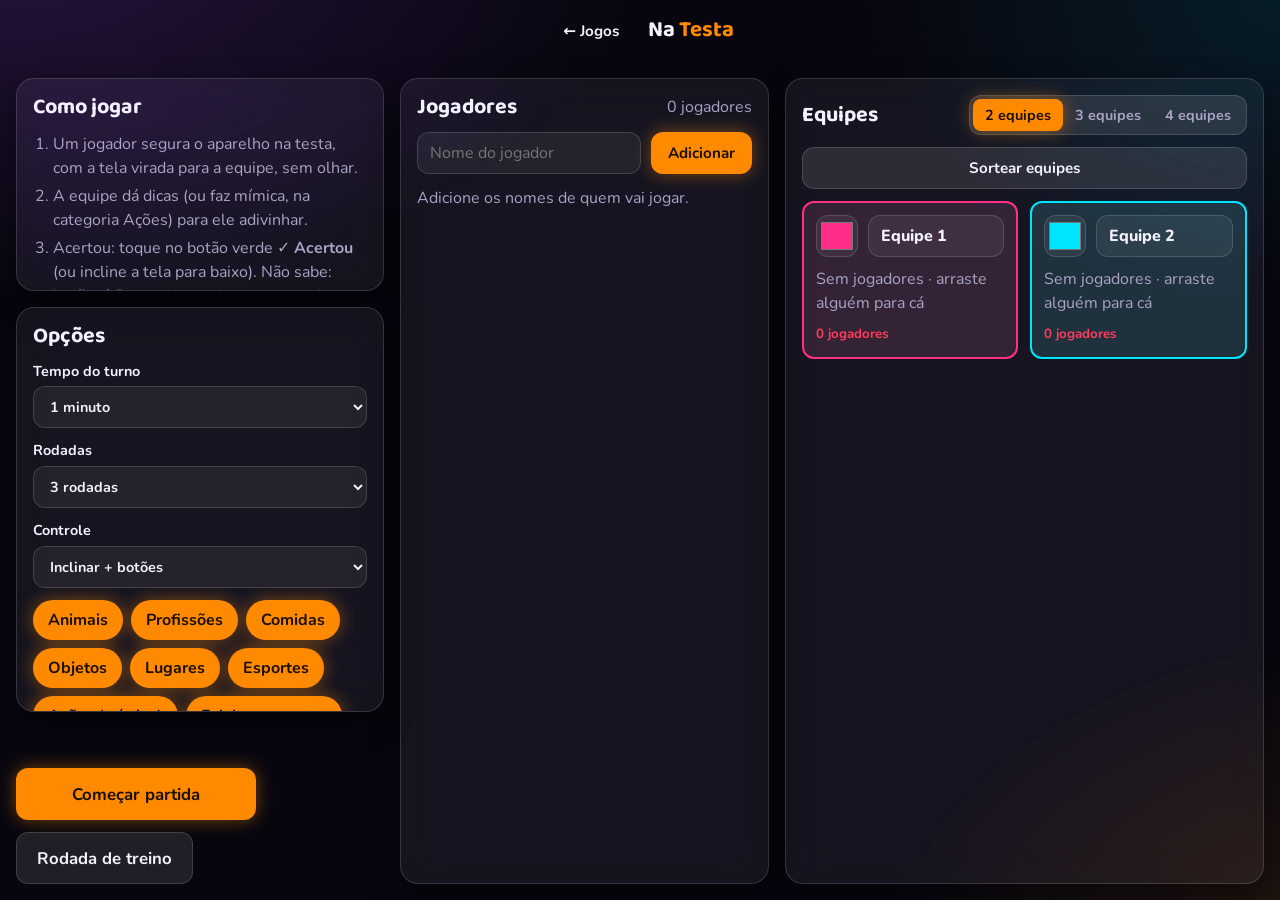
<file: games/na-testa/index.html>
<!doctype html>
<html lang="pt-BR">
<head>
  <meta charset="utf-8">
  <meta name="viewport" content="width=device-width, initial-scale=1, viewport-fit=cover">
  <title>Na Testa</title>
  <meta name="description" content="Celular na testa: a equipe dá as dicas e você adivinha.">
  <meta name="theme-color" content="#07060f">
  <link rel="icon" href="data:image/svg+xml,%3Csvg xmlns='http://www.w3.org/2000/svg' viewBox='0 0 100 100'%3E%3Ctext y='.9em' font-size='90'%3E%F0%9F%8E%B2%3C/text%3E%3C/svg%3E">
  <link rel="preconnect" href="https://fonts.googleapis.com">
  <link rel="preconnect" href="https://fonts.gstatic.com" crossorigin>
  <link href="https://fonts.googleapis.com/css2?family=Baloo+2:wght@600;800&family=Nunito:wght@400;600;800&display=swap" rel="stylesheet">
  <link rel="stylesheet" href="../../assets/css/base.css">
  <link rel="stylesheet" href="../../assets/css/game.css">
  <link rel="stylesheet" href="style.css">
  <script type="module" src="ui.js"></script>
</head>
<body>
  <header class="topbar">
    <a class="btn btn-ghost" href="../../">← Jogos</a>
    <h1 class="brand">Na <span>Testa</span></h1>
  </header>

  <main class="container" id="screen-pre">
    <section id="screen-loading" class="muted">Carregando…</section>

    <section id="screen-resume" class="narrow stack" hidden>
      <div class="card stack">
        <h2>Partida em andamento</h2>
        <ul class="resume-list" id="resume-list"></ul>
        <div class="row wrap">
          <button class="btn btn-primary btn-lg" id="btn-continue" type="button">Continuar partida</button>
          <button class="btn btn-lg" id="btn-new" type="button">Nova partida</button>
        </div>
      </div>
    </section>

    <section id="screen-setup" class="stack" hidden>
      <section class="card stack how">
        <h2>Como jogar</h2>
        <ol>
          <li>Um jogador segura o aparelho na testa, com a tela virada para a equipe, sem olhar.</li>
          <li>A equipe dá dicas (ou faz mímica, na categoria Ações) para ele adivinhar.</li>
          <li>Acertou: toque no botão verde <b>✓ Acertou</b> (ou incline a tela para baixo). Não sabe: botão <b>✗ Passou</b> (ou incline para cima).</li>
          <li>Cada acerto vale 1 ponto. Depois das rodadas, vence quem tiver mais pontos.</li>
        </ol>
      </section>
      <div id="teams-setup" class="setup-grid"></div>
      <section class="card stack">
        <h2>Opções</h2>
        <div class="options-grid">
          <label class="field">
            <span>Tempo do turno</span>
            <select id="opt-timer"><option value="30">30 segundos</option><option value="45">45 segundos</option><option value="60" selected>1 minuto</option><option value="90">1 min 30 s</option><option value="120">2 minutos</option></select>
          </label>
          <label class="field">
            <span>Rodadas</span>
            <select id="opt-rounds"><option value="2">2 rodadas</option><option value="3" selected>3 rodadas</option><option value="4">4 rodadas</option><option value="5">5 rodadas</option></select>
          </label>
          <label class="field">
            <span>Controle</span>
            <select id="opt-control"><option value="tilt" selected>Inclinar + botões</option><option value="buttons">Só botões</option></select>
          </label>
          <div class="check-chips" id="opt-categories" role="group" aria-label="Categorias"></div>
        </div>
      </section>
      <p class="error" id="setup-error" role="alert"></p>
      <button class="btn btn-primary btn-lg" id="btn-start" type="button">Começar partida</button>
    </section>
  </main>

  <main id="screen-game" class="game" hidden>
    <header class="hud glass">
      <ul class="hud-teams" id="hud-teams"></ul>
      <button class="hud-btn" id="btn-undo" type="button" title="Desfazer" aria-label="Desfazer">↶</button>
      <button class="hud-btn" id="btn-fullscreen" type="button" title="Tela cheia" aria-label="Tela cheia">⛶</button>
      <button class="hud-btn" id="btn-menu" type="button" title="Menu" aria-label="Menu">☰</button>
    </header>
    <section class="play-area" id="play" aria-live="polite"></section>
    <div class="flash" aria-hidden="true"></div>
  </main>

  <dialog id="menu-dialog">
    <form method="dialog" class="stack">
      <h2>Menu</h2>
      <button class="btn" value="restart">Reiniciar com as mesmas equipes</button>
      <button class="btn" value="setup">Mudar jogadores e equipes</button>
      <a class="btn" href="../../">Voltar para a central</a>
      <button class="btn btn-ghost" value="cancel">Fechar</button>
    </form>
  </dialog>
</body>
</html>
</file>
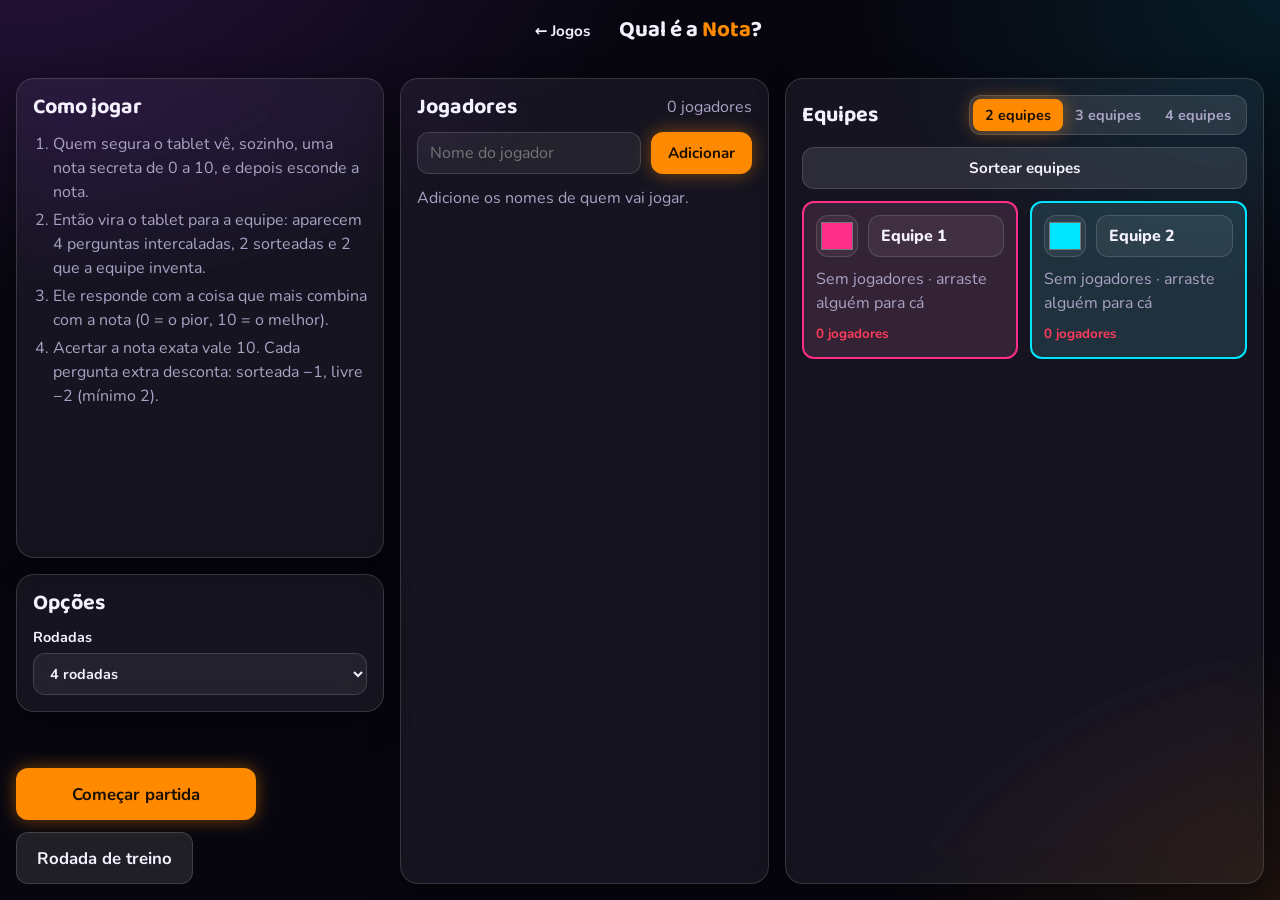
<file: games/nota/index.html>
<!doctype html>
<html lang="pt-BR">
<head>
  <meta charset="utf-8">
  <meta name="viewport" content="width=device-width, initial-scale=1, viewport-fit=cover">
  <title>Qual é a Nota?</title>
  <meta name="description" content="Quem segura o tablet sabe a nota; a equipe tem que adivinhar.">
  <meta name="theme-color" content="#07060f">
  <link rel="icon" href="data:image/svg+xml,%3Csvg xmlns='http://www.w3.org/2000/svg' viewBox='0 0 100 100'%3E%3Ctext y='.9em' font-size='90'%3E%F0%9F%8E%B2%3C/text%3E%3C/svg%3E">
  <link rel="preconnect" href="https://fonts.googleapis.com">
  <link rel="preconnect" href="https://fonts.gstatic.com" crossorigin>
  <link href="https://fonts.googleapis.com/css2?family=Baloo+2:wght@600;800&family=Nunito:wght@400;600;800&display=swap" rel="stylesheet">
  <link rel="stylesheet" href="../../assets/css/base.css">
  <link rel="stylesheet" href="../../assets/css/game.css">
  <link rel="stylesheet" href="style.css">
  <script type="module" src="ui.js"></script>
</head>
<body>
  <header class="topbar">
    <a class="btn btn-ghost" href="../../">← Jogos</a>
    <h1 class="brand">Qual é a <span>Nota</span>?</h1>
  </header>

  <main class="container" id="screen-pre">
    <section id="screen-loading" class="muted">Carregando…</section>

    <section id="screen-resume" class="narrow stack" hidden>
      <div class="card stack">
        <h2>Partida em andamento</h2>
        <ul class="resume-list" id="resume-list"></ul>
        <div class="row wrap">
          <button class="btn btn-primary btn-lg" id="btn-continue" type="button">Continuar partida</button>
          <button class="btn btn-lg" id="btn-new" type="button">Nova partida</button>
        </div>
      </div>
    </section>

    <section id="screen-setup" class="stack" hidden>
      <section class="card stack how">
        <h2>Como jogar</h2>
        <ol>
          <li>Quem segura o tablet vê, sozinho, uma nota secreta de 0 a 10, e depois esconde a nota.</li>
          <li>Então vira o tablet para a equipe: aparecem 4 perguntas intercaladas, 2 sorteadas e 2 que a equipe inventa.</li>
          <li>Ele responde com a coisa que mais combina com a nota (0 = o pior, 10 = o melhor).</li>
          <li>Acertar a nota exata vale 10. Cada pergunta extra desconta: sorteada −1, livre −2 (mínimo 2).</li>
        </ol>
      </section>
      <div id="teams-setup" class="setup-grid"></div>
      <section class="card stack">
        <h2>Opções</h2>
        <div class="options-grid">
          <label class="field">
            <span>Rodadas</span>
            <select id="opt-rounds"><option value="2">2 rodadas</option><option value="3">3 rodadas</option><option value="4" selected>4 rodadas</option><option value="5">5 rodadas</option><option value="6">6 rodadas</option></select>
          </label>
        </div>
      </section>
      <p class="error" id="setup-error" role="alert"></p>
      <button class="btn btn-primary btn-lg" id="btn-start" type="button">Começar partida</button>
    </section>
  </main>

  <main id="screen-game" class="game" hidden>
    <header class="hud glass">
      <ul class="hud-teams" id="hud-teams"></ul>
      <button class="hud-btn" id="btn-undo" type="button" title="Desfazer" aria-label="Desfazer">↶</button>
      <button class="hud-btn" id="btn-fullscreen" type="button" title="Tela cheia" aria-label="Tela cheia">⛶</button>
      <button class="hud-btn" id="btn-menu" type="button" title="Menu" aria-label="Menu">☰</button>
    </header>
    <section class="play-area" id="play" aria-live="polite"></section>
    <div class="flash" aria-hidden="true"></div>
  </main>

  <dialog id="menu-dialog">
    <form method="dialog" class="stack">
      <h2>Menu</h2>
      <button class="btn" value="restart">Reiniciar com as mesmas equipes</button>
      <button class="btn" value="setup">Mudar jogadores e equipes</button>
      <a class="btn" href="../../">Voltar para a central</a>
      <button class="btn btn-ghost" value="cancel">Fechar</button>
    </form>
  </dialog>
</body>
</html>
</file>
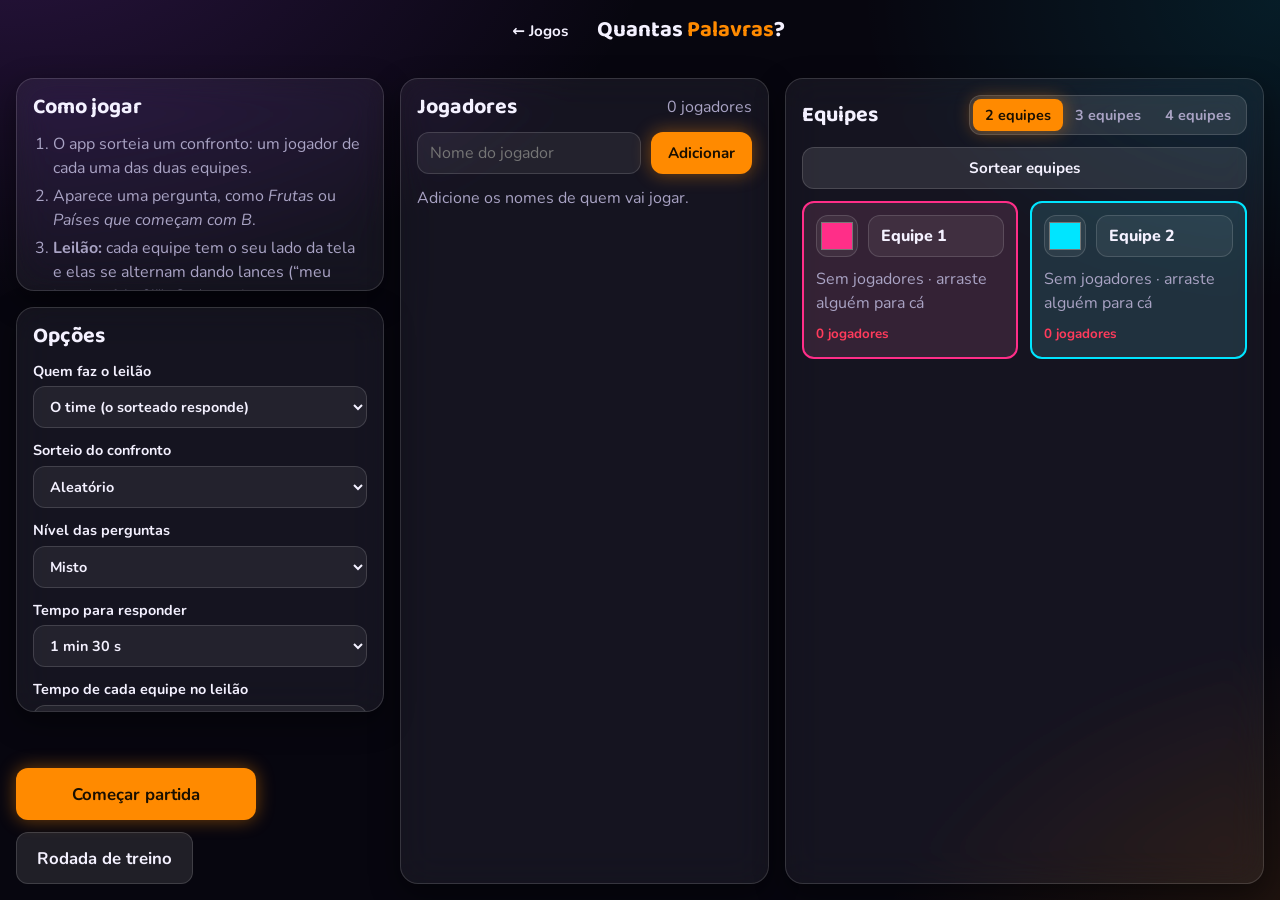
<file: games/quantas/index.html>
<!doctype html>
<html lang="pt-BR">
<head>
  <meta charset="utf-8">
  <meta name="viewport" content="width=device-width, initial-scale=1, viewport-fit=cover">
  <title>Quantas Palavras?</title>
  <meta name="description" content="Leilão de respostas: quantos itens sua equipe consegue falar?">
  <meta name="theme-color" content="#07060f">
  <link rel="icon" href="data:image/svg+xml,%3Csvg xmlns='http://www.w3.org/2000/svg' viewBox='0 0 100 100'%3E%3Ctext y='.9em' font-size='90'%3E%F0%9F%8E%B2%3C/text%3E%3C/svg%3E">
  <link rel="preconnect" href="https://fonts.googleapis.com">
  <link rel="preconnect" href="https://fonts.gstatic.com" crossorigin>
  <link href="https://fonts.googleapis.com/css2?family=Baloo+2:wght@600;800&family=Nunito:wght@400;600;800&display=swap" rel="stylesheet">
  <link rel="stylesheet" href="../../assets/css/base.css">
  <link rel="stylesheet" href="../../assets/css/game.css">
  <link rel="stylesheet" href="style.css">
  <script type="module" src="ui.js"></script>
</head>
<body>
  <header class="topbar">
    <a class="btn btn-ghost" href="../../">← Jogos</a>
    <h1 class="brand">Quantas <span>Palavras</span>?</h1>
  </header>

  <main class="container" id="screen-pre">
    <section id="screen-loading" class="muted">Carregando…</section>

    <section id="screen-resume" class="narrow stack" hidden>
      <div class="card stack">
        <h2>Partida em andamento</h2>
        <ul class="resume-list" id="resume-list"></ul>
        <div class="row wrap">
          <button class="btn btn-primary btn-lg" id="btn-continue" type="button">Continuar partida</button>
          <button class="btn btn-lg" id="btn-new" type="button">Nova partida</button>
        </div>
      </div>
    </section>

    <section id="screen-setup" class="stack" hidden>
      <section class="card stack how">
        <h2>Como jogar</h2>
        <ol>
          <li>O app sorteia um confronto: um jogador de cada uma das duas equipes.</li>
          <li>Aparece uma pergunta, como <i>Frutas</i> ou <i>Países que começam com B</i>.</li>
          <li><b>Leilão:</b> cada equipe tem o seu lado da tela e elas se alternam dando lances (“meu jogador fala 6!”). Cada equipe tem o seu relógio, que só corre na vez dela e não reinicia: quem zerar é obrigado a responder. Quem disser <b>Duvido!</b> obriga o adversário a cumprir o último lance.</li>
          <li>Quem ganhou o leilão tem o tempo do relógio para falar a quantidade prometida. O outro time confere.</li>
          <li>Cumpriu a meta: +1 ponto. Não cumpriu: +1 para o adversário. Quando todos tiverem jogado, vence quem tiver mais pontos.</li>
        </ol>
      </section>
      <div id="teams-setup" class="setup-grid"></div>
      <section class="card stack">
        <h2>Opções</h2>
        <div class="options-grid">
          <label class="field">
            <span>Quem faz o leilão</span>
            <select id="opt-mode"><option value="team" selected>O time (o sorteado responde)</option><option value="pair">Os sorteados (o time responde)</option></select>
          </label>
          <label class="field">
            <span>Sorteio do confronto</span>
            <select id="opt-draw"><option value="random" selected>Aleatório</option><option value="manual">Escolher os jogadores</option></select>
          </label>
          <label class="field">
            <span>Nível das perguntas</span>
            <select id="opt-level"><option value="facil">Fácil (todas as idades)</option><option value="misto" selected>Misto</option><option value="desafio">Desafio</option></select>
          </label>
          <label class="field">
            <span>Tempo para responder</span>
            <select id="opt-timer"><option value="60">1 minuto</option><option value="90" selected>1 min 30 s</option><option value="120">2 minutos</option></select>
          </label>
          <label class="field">
            <span>Tempo de cada equipe no leilão</span>
            <select id="opt-bid"><option value="30">30 segundos</option><option value="45" selected>45 segundos</option><option value="60">1 minuto</option><option value="90">1 min 30 s</option></select>
          </label>
        </div>
      </section>
      <p class="error" id="setup-error" role="alert"></p>
      <button class="btn btn-primary btn-lg" id="btn-start" type="button">Começar partida</button>
    </section>
  </main>

  <main id="screen-game" class="game" hidden>
    <header class="hud glass">
      <ul class="hud-teams" id="hud-teams"></ul>
      <button class="hud-btn" id="btn-undo" type="button" title="Desfazer" aria-label="Desfazer">↶</button>
      <button class="hud-btn" id="btn-fullscreen" type="button" title="Tela cheia" aria-label="Tela cheia">⛶</button>
      <button class="hud-btn" id="btn-menu" type="button" title="Menu" aria-label="Menu">☰</button>
    </header>
    <section class="play-area" id="play" aria-live="polite"></section>
    <div class="flash" aria-hidden="true"></div>
  </main>

  <dialog id="menu-dialog">
    <form method="dialog" class="stack">
      <h2>Menu</h2>
      <button class="btn" value="restart">Reiniciar com as mesmas equipes</button>
      <button class="btn" value="setup">Mudar jogadores e equipes</button>
      <a class="btn" href="../../">Voltar para a central</a>
      <button class="btn btn-ghost" value="cancel">Fechar</button>
    </form>
  </dialog>
</body>
</html>
</file>
<file: assets/css/base.css>
/* Tema único: escuro neon com superfícies de vidro. */
:root {
  color-scheme: dark;
  --bg: #07060f;
  --surface: rgb(255 255 255 / 0.06);
  --surface-2: rgb(255 255 255 / 0.1);
  --surface-solid: #14121f;
  --ink: #f4f1ff;
  --ink-2: #a9a3c4;
  --line: rgb(255 255 255 / 0.14);
  --accent: #ff8a00;
  --accent-ink: #1a0f00;
  --accent-soft: rgb(255 138 0 / 0.16);
  --violet: #b14cff;
  --violet-soft: rgb(177 76 255 / 0.18);
  --ok: #2bff88;
  --danger: #ff3b5c;
  --warn: #ffd23f;
  --radius: 18px;
  --radius-sm: 12px;
  --shadow: 0 10px 30px rgb(0 0 0 / 0.45);
  --glass: blur(18px) saturate(150%);
  --glow: 0 0 18px rgb(255 138 0 / 0.45);
  --font: "Nunito", system-ui, -apple-system, "Segoe UI", Roboto, sans-serif;
  --font-display: "Baloo 2", var(--font);
}

*,
*::before,
*::after {
  box-sizing: border-box;
}

html {
  -webkit-text-size-adjust: 100%;
}

body {
  margin: 0;
  min-height: 100dvh;
  background:
    radial-gradient(1100px 650px at 0% -10%, rgb(177 76 255 / 0.2), transparent 60%),
    radial-gradient(900px 600px at 110% 110%, rgb(255 138 0 / 0.14), transparent 60%),
    radial-gradient(700px 500px at 100% 0%, rgb(0 229 255 / 0.1), transparent 60%),
    var(--bg);
  background-attachment: fixed;
  color: var(--ink);
  font: 16px/1.5 var(--font);
}

h1,
h2,
h3 {
  margin: 0;
  font-family: var(--font-display);
  line-height: 1.15;
}

h2 {
  font-size: 1.35rem;
}

h3 {
  font-size: 1.05rem;
}

p {
  margin: 0;
}

a {
  color: inherit;
}

[hidden] {
  display: none !important;
}

/* ---------- layout ---------- */

.container {
  width: 100%;
  max-width: 1240px;
  margin: 0 auto;
  padding: 16px;
}

.narrow {
  max-width: 560px;
  margin: 0 auto;
}

.stack {
  display: flex;
  flex-direction: column;
  gap: 12px;
}

.row {
  display: flex;
  align-items: center;
  gap: 10px;
}

.row.between {
  justify-content: space-between;
}

.row.wrap {
  flex-wrap: wrap;
}

.gap-sm {
  gap: 6px;
}

.grow {
  flex: 1;
}

.muted {
  color: var(--ink-2);
}

.small {
  font-size: 0.9rem;
}

.card {
  background: var(--surface);
  backdrop-filter: var(--glass);
  -webkit-backdrop-filter: var(--glass);
  border: 1px solid var(--line);
  border-radius: var(--radius);
  box-shadow: var(--shadow);
  padding: 16px;
  min-width: 0;
}

.topbar {
  display: flex;
  align-items: center;
  gap: 12px;
  padding: 10px 16px;
  max-width: 1240px;
  margin: 0 auto;
  flex-wrap: wrap;
}

.topbar .brand {
  flex: 1;
  font-size: 1.4rem;
  min-width: 0;
}

.brand span {
  color: var(--accent);
}

.topbar #game-tools {
  margin-left: auto;
}

@media (max-width: 560px) {
  .topbar {
    gap: 4px 8px;
  }

  .topbar .brand {
    order: -1;
    flex-basis: 100%;
    font-size: 1.25rem;
    text-align: center;
  }
}

/* ---------- controles ---------- */

.btn {
  appearance: none;
  display: inline-flex;
  align-items: center;
  justify-content: center;
  gap: 8px;
  min-height: 42px;
  padding: 8px 16px;
  border: 1px solid var(--line);
  border-radius: var(--radius-sm);
  background: var(--surface-2);
  color: var(--ink);
  font: 700 0.95rem var(--font);
  text-decoration: none;
  cursor: pointer;
  transition: transform 0.08s ease, background-color 0.15s ease, border-color 0.15s ease;
  -webkit-tap-highlight-color: transparent;
}

.btn:hover {
  border-color: var(--ink-2);
}

.btn:active {
  transform: scale(0.97);
}

.btn:disabled {
  opacity: 0.45;
  cursor: not-allowed;
  transform: none;
}

.btn:focus-visible,
input:focus-visible,
select:focus-visible,
.team-chip:focus-visible {
  outline: 3px solid var(--violet);
  outline-offset: 2px;
}

.btn-primary {
  background: var(--accent);
  border-color: transparent;
  color: var(--accent-ink);
  box-shadow: var(--glow);
}

.btn-primary:hover {
  border-color: transparent;
  filter: brightness(1.05);
}

.btn-ok {
  background: var(--ok);
  border-color: transparent;
  color: #04210f;
}

.btn-danger {
  background: var(--danger);
  border-color: transparent;
  color: #fff;
}

.btn-ghost {
  background: transparent;
  border-color: transparent;
}

.btn-ghost:hover {
  background: var(--surface-2);
  border-color: transparent;
}

.btn-lg {
  min-height: 52px;
  font-size: 1.05rem;
  padding: 10px 20px;
}

.icon-btn {
  appearance: none;
  width: 36px;
  height: 36px;
  border: 0;
  border-radius: 50%;
  background: transparent;
  color: var(--ink-2);
  font-size: 1.4rem;
  line-height: 1;
  cursor: pointer;
}

.icon-btn:hover {
  background: var(--surface-2);
  color: var(--danger);
}

option {
  background: var(--surface-solid);
  color: var(--ink);
}

input[type="text"],
select {
  min-height: 42px;
  padding: 8px 12px;
  border: 1px solid var(--line);
  border-radius: var(--radius-sm);
  background: var(--surface);
  color: var(--ink);
  font: inherit;
  min-width: 0;
}

input[type="color"] {
  width: 42px;
  height: 42px;
  padding: 2px;
  border: 1px solid var(--line);
  border-radius: var(--radius-sm);
  background: var(--surface);
  cursor: pointer;
  flex: none;
}

.field {
  display: flex;
  flex-direction: column;
  gap: 4px;
  font-weight: 700;
  font-size: 0.9rem;
}

.segmented {
  display: inline-flex;
  padding: 3px;
  border-radius: var(--radius-sm);
  background: var(--surface-2);
  border: 1px solid var(--line);
}

.segmented button {
  appearance: none;
  border: 0;
  background: transparent;
  color: var(--ink-2);
  font: 700 0.9rem var(--font);
  padding: 6px 12px;
  border-radius: 8px;
  cursor: pointer;
}

.segmented button[aria-pressed="true"] {
  background: var(--accent);
  color: var(--accent-ink);
  box-shadow: var(--glow);
}

.dot {
  display: inline-block;
  width: 12px;
  height: 12px;
  border-radius: 50%;
  background: var(--team, var(--ink-2));
  flex: none;
}

.error {
  color: var(--danger);
  font-weight: 700;
  min-height: 1.5em;
}

.warn-text {
  color: var(--danger);
  font-weight: 700;
}

dialog {
  border: 1px solid var(--line);
  border-radius: var(--radius);
  background: rgb(20 18 31 / 0.82);
  backdrop-filter: var(--glass);
  -webkit-backdrop-filter: var(--glass);
  color: var(--ink);
  box-shadow: var(--shadow);
  padding: 20px;
  width: min(420px, calc(100vw - 32px));
}

dialog::backdrop {
  background: rgb(4 3 10 / 0.6);
  backdrop-filter: blur(4px);
}

/* menu: gaveta lateral que sai da esquerda */
#menu-dialog {
  margin: 0;
  inset: 0 auto 0 0;
  width: min(340px, 86vw);
  height: 100dvh;
  max-height: 100dvh;
  border-width: 0 1px 0 0;
  border-radius: 0 var(--radius) var(--radius) 0;
  padding: max(20px, env(safe-area-inset-top)) 20px max(20px, env(safe-area-inset-bottom)) max(20px, env(safe-area-inset-left));
  background: rgb(20 18 31 / 0.94);
  overflow-y: auto;
}

#menu-dialog[open] {
  animation: drawer-in 0.25s cubic-bezier(0.2, 0.9, 0.3, 1);
}

#menu-dialog form {
  min-height: 100%;
}

#menu-dialog form > .btn {
  justify-content: flex-start;
}

#menu-dialog .btn-ghost[value="cancel"] {
  margin-top: auto;
  justify-content: center;
}

.drawer-tools {
  display: grid;
  grid-template-columns: 1fr 1fr;
  gap: 8px;
}

.drawer-tool {
  flex-direction: column;
  gap: 2px;
  min-height: 64px;
}

.drawer-tool span {
  font-size: 1.4rem;
  line-height: 1;
}

@keyframes drawer-in {
  from {
    transform: translateX(-100%);
  }
}

/* ---------- configuração de equipes (componente compartilhado) ---------- */

.setup-grid {
  display: grid;
  gap: 16px;
}

@media (min-width: 860px) {
  .setup-grid {
    grid-template-columns: minmax(0, 1fr) minmax(0, 1.2fr);
    align-items: start;
  }
}

/* Setup em tela larga (tablet deitado, computador): ocupa a largura toda e
   cabe na altura, sem rolar a página. Card com muito conteúdo rola por dentro. */
@media (min-width: 900px) and (orientation: landscape) {
  body:has(#screen-setup:not([hidden])) .topbar,
  .container:has(> #screen-setup:not([hidden])) {
    max-width: none;
  }

  body:has(#screen-setup:not([hidden])) {
    height: 100dvh;
    display: flex;
    flex-direction: column;
  }

  .container:has(> #screen-setup:not([hidden])) {
    flex: 1;
    min-height: 0;
  }

  #screen-setup:not([hidden]) {
    height: 100%;
    display: grid;
    grid-template-columns: minmax(0, 1fr) minmax(0, 1fr) minmax(0, 1.3fr);
    grid-template-rows: minmax(0, 1fr) auto auto auto;
    grid-template-areas:
      "how players teams"
      "opts players teams"
      "err players teams"
      "start players teams";
    gap: 16px;
  }

  #screen-setup > .how {
    grid-area: how;
    overflow-y: auto;
  }

  #screen-setup > section.card:not(.how) {
    grid-area: opts;
    max-height: 45dvh;
    overflow-y: auto;
  }

  #screen-setup > .start-row {
    grid-area: start;
    align-items: center;
  }

  #screen-setup > #setup-error {
    grid-area: err;
    margin: 0;
  }

  #screen-setup #teams-setup {
    display: contents;
  }

  #teams-setup > :first-child {
    grid-area: players;
  }

  #teams-setup > :last-child {
    grid-area: teams;
  }

  #teams-setup > .card {
    min-height: 0;
    overflow-y: auto;
    align-self: stretch;
  }
}

.add-player input {
  flex: 1;
}

.player-list,
.members {
  list-style: none;
  margin: 0;
  padding: 0;
}

.player-item {
  display: flex;
  align-items: center;
  gap: 10px;
  padding: 6px 0;
  border-bottom: 1px solid var(--line);
}

.player-item:last-child {
  border-bottom: 0;
}

.player-name {
  flex: 1;
  font-weight: 700;
  overflow: hidden;
  text-overflow: ellipsis;
  white-space: nowrap;
}

.player-item select {
  max-width: 45%;
}

.team-grid {
  display: grid;
  gap: 12px;
  grid-template-columns: repeat(auto-fill, minmax(200px, 1fr));
}

.team-card {
  display: flex;
  flex-direction: column;
  gap: 8px;
  padding: 12px;
  border-radius: var(--radius-sm);
  border: 2px solid var(--team);
  background: color-mix(in srgb, var(--team) 8%, var(--surface));
}

.team-card input[type="text"] {
  flex: 1;
  font-weight: 800;
}

.members {
  display: flex;
  flex-wrap: wrap;
  gap: 6px;
}

.members li {
  padding: 2px 0;
}

/* jogador arrastável entre equipes */
.members .member {
  padding: 6px 12px;
  border-radius: 999px;
  border: 1px solid color-mix(in srgb, var(--team) 55%, transparent);
  background: color-mix(in srgb, var(--team) 14%, var(--surface));
  font-weight: 700;
  cursor: grab;
  touch-action: none;
  user-select: none;
  -webkit-user-select: none;
}

.team-card.is-drop {
  box-shadow: 0 0 0 3px var(--team), 0 0 22px var(--team);
}

.member-ghost {
  position: fixed;
  top: 0;
  left: 0;
  z-index: 300;
  margin: -18px 0 0 -30px;
  padding: 6px 14px;
  border-radius: 999px;
  border: 2px solid var(--team);
  background: color-mix(in srgb, var(--team) 30%, #14121f);
  color: #fff;
  font-weight: 800;
  pointer-events: none;
  box-shadow: 0 10px 24px rgb(0 0 0 / 0.45);
}

/* ---------- central ---------- */

.hub-hero {
  padding: 24px 0 8px;
}

.hub-hero h1 {
  font-size: clamp(2rem, 6vw, 3rem);
}

/* placar geral das equipes */
.hub-teams,
.hub-manager {
  margin-top: 16px;
}

.hub-team-list {
  display: grid;
  grid-template-columns: repeat(auto-fill, minmax(240px, 1fr));
  gap: 10px;
  margin: 0;
  padding: 0;
  list-style: none;
}

.hub-team {
  display: grid;
  grid-template-columns: minmax(0, 1fr) auto;
  grid-template-areas: "name score" "players score";
  align-items: center;
  gap: 2px 12px;
  padding: 12px 14px;
  border-radius: var(--radius-sm);
  border: 2px solid var(--team);
  background: color-mix(in srgb, var(--team) 10%, var(--surface));
}

.hub-team-name {
  grid-area: name;
  display: flex;
  flex-wrap: wrap;
  align-items: center;
  gap: 8px;
  font-weight: 800;
}

.hub-team-name .dot {
  background: var(--team);
}

.hub-team-players {
  grid-area: players;
  font-size: 0.85rem;
}

.hub-team-score {
  grid-area: score;
  font: 800 2rem / 1 var(--font-display);
  color: var(--team);
}

.hub-team-score small {
  font-size: 0.9rem;
  color: var(--ink-2);
}

.hub-lead {
  white-space: nowrap;
  padding: 2px 8px;
  border-radius: 999px;
  background: #ffd23f;
  color: #1a0f00;
  font-size: 0.7rem;
  text-transform: uppercase;
  letter-spacing: 0.06em;
}

.hub-grid {
  display: grid;
  gap: 16px;
  grid-template-columns: repeat(auto-fill, minmax(260px, 1fr));
  margin-top: 16px;
}

.game-card {
  display: flex;
  flex-direction: column;
  gap: 10px;
  text-decoration: none;
  transition: transform 0.15s ease, border-color 0.15s ease;
}

a.game-card:hover {
  transform: translateY(-3px);
  border-color: var(--accent);
}

.game-card .art {
  aspect-ratio: 16 / 9;
  border-radius: var(--radius-sm);
  background: var(--accent-soft);
  display: grid;
  place-items: center;
  overflow: hidden;
}

.game-card .art svg {
  width: 80%;
  height: auto;
}

.game-card.soon {
  opacity: 0.6;
  box-shadow: none;
  border-style: dashed;
}

.game-card.soon .art {
  background: var(--surface-2);
  color: var(--ink-2);
  font-family: var(--font-display);
  font-size: 2.5rem;
}

.tags {
  display: flex;
  flex-wrap: wrap;
  gap: 6px;
  margin: 0;
  padding: 0;
  list-style: none;
}

.tags li {
  font-size: 0.8rem;
  font-weight: 700;
  padding: 2px 10px;
  border-radius: 999px;
  background: var(--surface-2);
  color: var(--ink-2);
}

/* ---------- interruptor (checkbox) ---------- */

.switch-field {
  display: flex;
  align-items: center;
  gap: 12px;
  min-height: 42px;
  font-weight: 700;
  cursor: pointer;
}

.switch-field input {
  position: absolute;
  opacity: 0;
  width: 1px;
  height: 1px;
}

.switch {
  position: relative;
  flex: none;
  width: 48px;
  height: 28px;
  border-radius: 999px;
  background: var(--surface-2);
  border: 1px solid var(--line);
  transition: background-color 0.15s ease, box-shadow 0.15s ease;
}

.switch::after {
  content: "";
  position: absolute;
  top: 3px;
  left: 3px;
  width: 20px;
  height: 20px;
  border-radius: 50%;
  background: var(--ink);
  transition: transform 0.15s ease;
}

.switch-field input:checked + .switch {
  background: var(--accent);
  border-color: transparent;
  box-shadow: var(--glow);
}

.switch-field input:checked + .switch::after {
  transform: translateX(20px);
  background: var(--accent-ink);
}

.switch-field input:focus-visible + .switch {
  outline: 3px solid var(--violet);
  outline-offset: 2px;
}

.game-card .art-espera {
  background: radial-gradient(120% 90% at 50% 100%, #5e1e06, #13060f 70%);
}
</file>
<file: assets/css/game.css>
/* Kit neon dos jogos: vidro, relógio, botões de resultado, explosão. */

/* ---------- setup dos jogos ---------- */

.options-grid {
  display: grid;
  gap: 12px;
  grid-template-columns: repeat(auto-fill, minmax(190px, 1fr));
  align-items: end;
}

#btn-start {
  align-self: flex-start;
  min-width: 240px;
}

.resume-list {
  list-style: none;
  margin: 0;
  padding: 0;
  display: flex;
  flex-direction: column;
  gap: 8px;
}

.how p,
.how li {
  color: var(--ink-2);
}

.how ol {
  margin: 0;
  padding-left: 20px;
  display: grid;
  gap: 4px;
}

.check-chips {
  display: flex;
  flex-wrap: wrap;
  gap: 8px;
  grid-column: 1 / -1;
}

.check-chip input {
  position: absolute;
  opacity: 0;
  width: 1px;
  height: 1px;
}

.check-chip span {
  display: inline-flex;
  align-items: center;
  min-height: 40px;
  padding: 6px 14px;
  border-radius: 999px;
  border: 1px solid var(--line);
  background: var(--surface);
  font-weight: 700;
  cursor: pointer;
}

.check-chip input:checked + span {
  background: var(--accent);
  border-color: transparent;
  color: var(--accent-ink);
  box-shadow: var(--glow);
}

.check-chip input:focus-visible + span {
  outline: 3px solid var(--violet);
  outline-offset: 2px;
}

/* ---------- rodada de treino: balões guiados ---------- */

.coach {
  position: fixed;
  inset: 0;
  z-index: 200;
}

.coach.no-target {
  background: rgb(4 3 10 / 0.72);
}

.coach-spot {
  position: fixed;
  border-radius: 18px;
  border: 2px solid #ffd23f;
  box-shadow: 0 0 0 200vmax rgb(4 3 10 / 0.72), 0 0 24px rgb(255 210 63 / 0.7);
  pointer-events: none;
  transition: top 0.25s ease, left 0.25s ease, width 0.25s ease, height 0.25s ease;
}

.coach.no-target .coach-spot {
  display: none;
}

.coach-bubble {
  position: fixed;
  display: flex;
  flex-direction: column;
  gap: 10px;
  padding: 16px 18px;
  border-radius: 20px;
  border: 1px solid rgb(255 210 63 / 0.6);
  background: rgb(20 18 31 / 0.9);
  backdrop-filter: var(--glass);
  -webkit-backdrop-filter: var(--glass);
  box-shadow: 0 16px 40px rgb(0 0 0 / 0.5), 0 0 24px rgb(255 210 63 / 0.25);
  animation: card-pop 0.3s cubic-bezier(0.2, 1.5, 0.4, 1);
}

.coach-title {
  font-size: 0.8rem;
  font-weight: 800;
  letter-spacing: 0.12em;
  text-transform: uppercase;
  color: #ffd23f;
}

.coach-text {
  font-size: 1.08rem;
  line-height: 1.4;
}

.coach-actions {
  display: flex;
  justify-content: flex-end;
  gap: 8px;
  flex-wrap: wrap;
}

.practice-badge {
  flex: none;
  padding: 6px 12px;
  border-radius: 999px;
  background: #ffd23f;
  color: #1a0f00;
  font: 800 0.85rem var(--font);
  letter-spacing: 0.06em;
  text-transform: uppercase;
  box-shadow: 0 0 16px rgb(255 210 63 / 0.6);
}

.start-row {
  display: flex;
  flex-wrap: wrap;
  gap: 12px;
}

.start-row #btn-start {
  align-self: auto;
}

/* ---------- base da tela de jogo ---------- */

body.is-playing {
  overflow: hidden;
}

body.is-playing .topbar {
  display: none;
}

body.is-busy .game button {
  pointer-events: none;
}

.game {
  --clock: #ff8a00;
  position: fixed;
  inset: 0;
  overflow: hidden;
}

/* brilho da cor da vez atrás do relógio */
.game::before {
  content: "";
  position: absolute;
  inset: 0;
  background: radial-gradient(circle at 42% 52%, color-mix(in srgb, var(--clock) 24%, transparent), transparent 55%);
  transition: background 0.4s ease;
  pointer-events: none;
}

.glass {
  background: rgb(255 255 255 / 0.06);
  backdrop-filter: var(--glass);
  -webkit-backdrop-filter: var(--glass);
  border: 1px solid rgb(255 255 255 / 0.12);
  box-shadow: 0 12px 40px rgb(0 0 0 / 0.45), inset 0 1px 0 rgb(255 255 255 / 0.08);
}

/* ---------- quem joga + relógio ---------- */

.who {
  display: flex;
  flex-direction: column;
  align-items: center;
  gap: 6px;
  text-align: center;
}

.who-kicker {
  font-size: clamp(0.8rem, 1.6vw, 1rem);
  font-weight: 800;
  letter-spacing: 0.14em;
  text-transform: uppercase;
  color: color-mix(in srgb, var(--clock) 75%, #fff);
}

.who-title {
  font: 800 clamp(2rem, 5.5vw, 4.2rem) / 1 var(--font-display);
  color: #fff;
  text-shadow: 0 0 10px var(--clock), 0 0 36px var(--clock);
}

.who-chips {
  display: flex;
  flex-wrap: wrap;
  justify-content: center;
  gap: 8px;
}

.chip {
  display: inline-flex;
  align-items: center;
  gap: 8px;
  padding: 5px 14px;
  border-radius: 999px;
  border: 1px solid color-mix(in srgb, var(--team) 60%, transparent);
  background: color-mix(in srgb, var(--team) 14%, rgb(255 255 255 / 0.04));
  font-weight: 700;
}

.chip .dot {
  box-shadow: 0 0 8px var(--team);
}

.clock-wrap {
  flex: 1 1 0;
  min-height: 180px;
  width: 100%;
  display: flex;
  align-items: center;
  justify-content: center;
  container-type: size;
}

.clock {
  appearance: none;
  position: relative;
  width: min(100cqw, 100cqh, 620px);
  aspect-ratio: 1;
  padding: 0;
  border: 0;
  border-radius: 50%;
  background: none;
  color: inherit;
  cursor: pointer;
  container-type: inline-size;
  -webkit-tap-highlight-color: transparent;
  transition: transform 0.1s ease;
}

.clock:active {
  transform: scale(0.985);
}

.clock:focus-visible {
  outline: 3px solid var(--clock);
  outline-offset: 6px;
}

.clock-ring {
  width: 100%;
  height: 100%;
  overflow: visible;
  transform: rotate(-90deg);
}

.clock-track {
  fill: rgb(255 255 255 / 0.035);
  stroke: rgb(255 255 255 / 0.08);
  stroke-width: 5;
}

.clock-progress {
  fill: none;
  stroke: var(--clock);
  stroke-width: 5;
  stroke-linecap: round;
  stroke-dasharray: 100;
  stroke-dashoffset: 0;
  filter: drop-shadow(0 0 3px var(--clock)) drop-shadow(0 0 10px var(--clock));
  transition: stroke-dashoffset 0.1s linear, stroke 0.3s ease;
}

.clock-center {
  position: absolute;
  inset: 0;
  display: flex;
  flex-direction: column;
  align-items: center;
  justify-content: center;
  pointer-events: none;
}

.clock-time {
  font: 800 25cqw / 1 var(--font-display);
  font-variant-numeric: tabular-nums;
  color: #fff;
  text-shadow: 0 0 10px var(--clock), 0 0 40px var(--clock);
}

.clock-hint {
  margin-top: 2cqw;
  font: 800 3.4cqw var(--font);
  letter-spacing: 0.12em;
  text-transform: uppercase;
  color: var(--clock);
}

.is-running .clock-ring {
  animation: breathe 2s ease-in-out infinite;
}

.is-warn .clock-time {
  animation: beat 1s ease-in-out infinite;
}

.is-danger .clock {
  animation: shake 0.25s linear infinite;
}

.is-done .clock-time {
  font-size: 17cqw;
}

.is-done .clock-progress {
  opacity: 0;
}

.restart {
  appearance: none;
  padding: 10px 24px;
  border-radius: 999px;
  color: var(--ink);
  font: 700 1rem var(--font);
  cursor: pointer;
}

.restart:hover {
  border-color: var(--clock);
}

/* ---------- resultado ---------- */

.result {
  width: min(100%, 780px);
  display: flex;
  flex-direction: column;
  gap: 12px;
}

.result-hint {
  text-align: center;
  color: var(--ink-2);
  font-weight: 600;
}

.duo {
  display: grid;
  grid-template-columns: 1fr 1fr;
  gap: 12px;
}

.neon-btn,
.pick,
.num {
  appearance: none;
  display: flex;
  align-items: center;
  justify-content: center;
  gap: 10px;
  border-radius: 20px;
  cursor: pointer;
  backdrop-filter: var(--glass);
  -webkit-backdrop-filter: var(--glass);
  transition: transform 0.1s ease, background-color 0.12s ease;
}

.neon-btn:active,
.pick:active,
.num:active {
  transform: scale(0.97);
}

.neon-btn {
  --c: #fff;
  min-height: 72px;
  padding: 12px 18px;
  border: 2px solid var(--c);
  background: color-mix(in srgb, var(--c) 12%, rgb(255 255 255 / 0.03));
  color: var(--c);
  font: 800 clamp(1.2rem, 2.4vw, 1.7rem) var(--font-display);
  text-shadow: 0 0 8px var(--c);
  box-shadow: 0 0 18px color-mix(in srgb, var(--c) 40%, transparent), inset 0 0 18px color-mix(in srgb, var(--c) 18%, transparent);
}

.neon-btn.is-ok {
  --c: #2bff88;
}

.neon-btn.is-bad {
  --c: #ff3b5c;
}

.neon-btn.is-skip {
  --c: #ff8a00;
}

.neon-btn:disabled {
  opacity: 0.35;
  cursor: default;
}

.link-btn {
  appearance: none;
  align-self: center;
  border: 0;
  background: none;
  color: var(--ink-2);
  font: 700 1rem var(--font);
  text-decoration: underline;
  cursor: pointer;
}

.picks {
  display: grid;
  grid-template-columns: repeat(auto-fit, minmax(150px, 1fr));
  gap: 10px;
}

.pick {
  min-height: 64px;
  padding: 10px 14px;
  border: 2px solid var(--team);
  background: color-mix(in srgb, var(--team) 12%, rgb(255 255 255 / 0.03));
  color: var(--team);
  font: 800 1.3rem var(--font-display);
  text-shadow: 0 0 8px color-mix(in srgb, var(--team) 70%, transparent);
}

.pick-check {
  display: grid;
  place-items: center;
  width: 26px;
  height: 26px;
  border-radius: 50%;
  border: 2px solid currentColor;
  color: transparent;
  font-size: 0.9rem;
  text-shadow: none;
}

.pick[aria-pressed="true"] {
  background: var(--team);
  color: #07060f;
  text-shadow: none;
  box-shadow: 0 0 24px var(--team);
}

.pick[aria-pressed="true"] .pick-check {
  background: #07060f;
  border-color: #07060f;
  color: var(--team);
}

.nums {
  display: grid;
  grid-template-columns: repeat(3, minmax(0, 1fr));
  gap: 14px;
}

.num {
  aspect-ratio: 1.4;
  max-height: 20vh;
  border: 2px solid var(--clock);
  background: color-mix(in srgb, var(--clock) 10%, rgb(255 255 255 / 0.03));
  color: #fff;
  font: 800 clamp(2.4rem, 7vmin, 4.4rem) var(--font-display);
  text-shadow: 0 0 10px var(--clock);
  box-shadow: 0 0 16px color-mix(in srgb, var(--clock) 35%, transparent);
}

.roll {
  display: flex;
  flex-direction: column;
  align-items: center;
  gap: 20px;
}

.big-die {
  --d: clamp(120px, 22vmin, 200px);
  width: var(--d);
  height: var(--d);
  display: grid;
  grid-template-columns: repeat(3, minmax(0, 1fr));
  grid-template-rows: repeat(3, minmax(0, 1fr));
  place-items: center;
  padding: calc(var(--d) * 0.12);
  border-radius: 24%;
  background: #fff;
  box-shadow: 0 0 30px var(--clock), 0 0 80px color-mix(in srgb, var(--clock) 50%, transparent);
}

.big-die .pip {
  width: calc(var(--d) * 0.16);
  height: calc(var(--d) * 0.16);
  border-radius: 50%;
}

.big-die .pip.on {
  background: #07060f;
}

.big-die.rolling {
  animation: tumble 0.35s linear infinite;
}

.roll-text {
  font: 800 clamp(1.8rem, 5vw, 3.2rem) var(--font-display);
  color: #fff;
  text-shadow: 0 0 10px var(--clock), 0 0 30px var(--clock);
}


.team-dot {
  display: inline-grid;
  place-items: center;
  width: 26px;
  height: 26px;
  border-radius: 50%;
  background: var(--team);
  color: #07060f;
  font-size: 0.8rem;
  font-weight: 800;
  box-shadow: 0 0 10px var(--team);
}

/* ---------- explosão ---------- */

.flash {
  position: absolute;
  inset: 0;
  z-index: 40;
  pointer-events: none;
  opacity: 0;
  background: radial-gradient(circle at 42% 52%, #fff 0%, #ffd23f 22%, #ff8a00 45%, rgb(255 59 92 / 0.6) 70%, transparent 100%);
}

.game.is-boom .flash {
  animation: flash 1.3s ease-out both;
}

.game.is-boom > :not(.flash) {
  animation: quake 0.45s linear 2;
}

/* ---------- comemoração de acerto ---------- */

.fireworks {
  position: fixed;
  inset: 0;
  z-index: 150;
  width: 100%;
  height: 100%;
  pointer-events: none;
}

.hit-banner {
  margin: 0;
  font: 800 clamp(2.6rem, 9vw, 6rem) / 1 var(--font-display);
  color: #ffd23f;
  letter-spacing: 0.04em;
  text-transform: uppercase;
  text-shadow: 0 0 14px #ffd23f, 0 0 50px #ff8a00;
  animation: hit-in 0.7s cubic-bezier(0.2, 1.6, 0.4, 1) both, hit-glow 1.2s ease-in-out 0.7s infinite alternate;
}

.hit-points {
  margin: 0;
  font: 800 clamp(2rem, 6vw, 3.6rem) / 1 var(--font-display);
  color: #2bff88;
  text-shadow: 0 0 12px #2bff88, 0 0 40px #2bff88;
  animation: hit-in 0.6s cubic-bezier(0.2, 1.6, 0.4, 1) 0.25s both;
}

@keyframes hit-in {
  from {
    transform: scale(0.2) rotate(-8deg);
    opacity: 0;
  }
}

@keyframes hit-glow {
  to {
    transform: scale(1.06);
    text-shadow: 0 0 22px #ffd23f, 0 0 80px #ff8a00;
  }
}

/* ---------- diálogos ---------- */

.setting-row {
  display: flex;
  align-items: center;
  justify-content: space-between;
  gap: 12px;
  flex-wrap: wrap;
  font-weight: 700;
}

.stepper {
  display: flex;
  align-items: center;
  gap: 6px;
}

.stepper output {
  min-width: 72px;
  text-align: center;
  font: 800 1.3rem var(--font-display);
}

.stepper .icon-btn {
  border: 1px solid var(--line);
  color: var(--ink);
}

/* ---------- animações ---------- */

@keyframes ring {
  from {
    opacity: 0.15;
  }
  to {
    opacity: 1;
  }
}

@keyframes breathe {
  50% {
    filter: brightness(1.25);
  }
}

@keyframes beat {
  0%,
  100% {
    transform: scale(1);
  }
  15% {
    transform: scale(1.08);
  }
}

@keyframes shake {
  25% {
    transform: translate(-3px, 2px) rotate(-1deg);
  }
  75% {
    transform: translate(3px, -2px) rotate(1deg);
  }
}

@keyframes quake {
  20% {
    transform: translate(-12px, 6px);
  }
  40% {
    transform: translate(10px, -8px);
  }
  60% {
    transform: translate(-8px, -4px);
  }
  80% {
    transform: translate(6px, 8px);
  }
}

@keyframes flash {
  0% {
    opacity: 1;
  }
  100% {
    opacity: 0;
  }
}

@keyframes tumble {
  0% {
    transform: rotate(0) scale(1);
  }
  50% {
    transform: rotate(180deg) scale(0.9);
  }
  100% {
    transform: rotate(360deg) scale(1);
  }
}


/* ---------- placar no topo (HUD) e área de jogo ---------- */

.team-tag {
  display: inline-flex;
  align-items: center;
  gap: 8px;
  font-weight: 800;
}

.hud {
  position: absolute;
  top: max(10px, env(safe-area-inset-top));
  left: 10px;
  right: 10px;
  z-index: 10;
  display: flex;
  align-items: center;
  gap: 8px;
  padding: 8px;
  border-radius: 20px;
}

.hud-teams {
  flex: 1;
  min-width: 0;
  display: flex;
  gap: 8px;
  margin: 0;
  padding: 0;
  list-style: none;
  overflow-x: auto;
  scrollbar-width: none;
}

.score-pill {
  flex: none;
  display: flex;
  align-items: center;
  gap: 8px;
  padding: 6px 12px;
  border-radius: 999px;
  border: 1px solid color-mix(in srgb, var(--team) 45%, transparent);
  background: color-mix(in srgb, var(--team) 10%, transparent);
  font-weight: 800;
  white-space: nowrap;
}

.score-pill .dot {
  box-shadow: 0 0 8px var(--team);
}

.score-pill b {
  font: 800 1.25rem / 1 var(--font-display);
  color: #fff;
  text-shadow: 0 0 8px var(--team);
}

.score-pill.is-active {
  border-color: var(--team);
  box-shadow: 0 0 16px color-mix(in srgb, var(--team) 50%, transparent);
}

.hud-btn {
  appearance: none;
  flex: none;
  width: 44px;
  height: 44px;
  border-radius: 14px;
  border: 1px solid rgb(255 255 255 / 0.12);
  background: rgb(255 255 255 / 0.05);
  color: var(--ink);
  font-size: 1.2rem;
  cursor: pointer;
}

.hud-btn:hover:not(:disabled) {
  border-color: var(--accent);
}

.hud-btn:disabled {
  opacity: 0.35;
  cursor: default;
}

.play-area {
  position: absolute;
  inset: calc(max(10px, env(safe-area-inset-top)) + 72px) 16px max(16px, env(safe-area-inset-bottom));
  display: flex;
  flex-direction: column;
  align-items: center;
  gap: 14px;
  min-height: 0;
}

.play-area > * {
  width: min(100%, 860px);
}

/* Placar suspenso: pílula fixa no canto esquerdo, na horizontal, com o ☰
   e só a equipe que está jogando (não ocupa a largura toda do topo). */
.hud {
  right: auto;
  max-width: calc(100% - 20px);
}

#hud-teams .score-pill:not(.is-active) {
  display: none;
}

/* Em tela larga o jogo começa no topo, por baixo da pílula: o primeiro bloco
   (título, pergunta…) fica centralizado e estreito o bastante para não
   passar por baixo dela. No celular em pé a pílula ainda reserva o topo. */
@media (min-width: 700px) {
  .game {
    --hud-space: 270px;
  }

  .play-area {
    top: max(16px, env(safe-area-inset-top));
  }

  .play-area > :first-child {
    max-width: calc(100% - 2 * var(--hud-space));
  }
}

/* Tablet em pé: sobra altura e falta largura, então o jogo começa abaixo da pílula. */
@media (min-width: 700px) and (max-width: 999px) and (min-height: 600px) {
  .play-area {
    top: calc(max(10px, env(safe-area-inset-top)) + 72px);
  }

  .play-area > :first-child {
    max-width: none;
  }
}

#hud-teams .score-pill {
  cursor: pointer;
}

/* diálogo para ver quem está em cada equipe */
.teams-view {
  display: grid;
  gap: 10px;
  margin: 0;
  padding: 0;
  list-style: none;
  max-height: 60dvh;
  overflow-y: auto;
}

.teams-view-item {
  display: grid;
  gap: 8px;
  padding: 10px 12px;
  border-radius: var(--radius-sm);
  border: 1px solid color-mix(in srgb, var(--team) 45%, transparent);
  background: color-mix(in srgb, var(--team) 8%, transparent);
}

.teams-view-item.is-active {
  border: 2px solid var(--team);
}

.teams-view-head {
  display: flex;
  align-items: center;
  gap: 8px;
}

.teams-view-head b {
  flex: 1;
  min-width: 0;
}

.teams-view-players {
  display: flex;
  flex-wrap: wrap;
  gap: 6px;
  margin: 0;
  padding: 0;
  list-style: none;
}

.teams-view-players li {
  padding: 4px 10px;
  border-radius: 999px;
  background: rgb(255 255 255 / 0.06);
  font-weight: 700;
}

.teams-view-players .is-current {
  background: var(--team);
  color: #07060f;
}

/* tela "passe o aparelho para…" */
.handoff {
  flex: 1;
  display: flex;
  flex-direction: column;
  align-items: center;
  justify-content: center;
  gap: 16px;
  text-align: center;
}

.handoff .who-title {
  font-size: clamp(2.4rem, 7vw, 4.6rem);
}

.big-cta {
  min-width: min(100%, 380px);
}

/* carta grande de vidro (palavra, pista…) */
.word-card {
  display: flex;
  flex-direction: column;
  align-items: center;
  justify-content: center;
  gap: 12px;
  padding: clamp(18px, 4vw, 36px);
  border-radius: 28px;
  border: 2px solid var(--clock);
  background: color-mix(in srgb, var(--clock) 8%, rgb(255 255 255 / 0.04));
  backdrop-filter: var(--glass);
  -webkit-backdrop-filter: var(--glass);
  box-shadow: 0 0 28px color-mix(in srgb, var(--clock) 35%, transparent), inset 0 0 24px color-mix(in srgb, var(--clock) 12%, transparent);
  text-align: center;
}

.word-card .word {
  font: 800 clamp(2.4rem, 8vw, 5rem) / 1.05 var(--font-display);
  color: #fff;
  text-shadow: 0 0 12px var(--clock), 0 0 36px var(--clock);
  overflow-wrap: anywhere;
}

.word-card.pop {
  animation: card-pop 0.35s cubic-bezier(0.2, 1.5, 0.4, 1);
}

/* lista de revisão do turno */
.review {
  flex: 1;
  min-height: 0;
  display: flex;
  flex-direction: column;
  gap: 12px;
}

.review-list {
  flex: 1;
  min-height: 0;
  overflow-y: auto;
  display: grid;
  grid-template-columns: repeat(auto-fill, minmax(180px, 1fr));
  align-content: start;
  gap: 8px;
  margin: 0;
  padding: 0;
  list-style: none;
}

.review-item {
  appearance: none;
  width: 100%;
  display: flex;
  align-items: center;
  justify-content: space-between;
  gap: 8px;
  padding: 10px 14px;
  border-radius: 14px;
  border: 1px solid var(--c, rgb(255 255 255 / 0.2));
  background: color-mix(in srgb, var(--c, #fff) 10%, transparent);
  color: var(--ink);
  font: 700 1rem var(--font);
  text-align: left;
  cursor: pointer;
}

.review-item b {
  color: var(--c);
  white-space: nowrap;
}

.review-total {
  text-align: center;
  font: 800 1.4rem var(--font-display);
}

/* vencedor */
.winner {
  flex: 1;
  display: flex;
  flex-direction: column;
  align-items: center;
  justify-content: center;
  gap: 18px;
  text-align: center;
}

.winner .trophy {
  font-size: clamp(4rem, 16vmin, 8rem);
  line-height: 1;
  animation: trophy 0.9s ease-in-out infinite alternate;
}

.final-scores {
  display: grid;
  gap: 8px;
  width: min(100%, 420px);
  margin: 0;
  padding: 0;
  list-style: none;
}

.final-scores li {
  display: flex;
  justify-content: space-between;
  padding: 10px 16px;
  border-radius: 14px;
  border: 1px solid color-mix(in srgb, var(--team) 50%, transparent);
  background: color-mix(in srgb, var(--team) 10%, transparent);
  font-weight: 800;
}

@keyframes card-pop {
  from {
    transform: scale(0.85);
    opacity: 0.4;
  }
}

@keyframes trophy {
  from {
    transform: translateY(0) rotate(-4deg);
  }
  to {
    transform: translateY(-16px) rotate(4deg);
  }
}

@media (max-width: 480px) {
  .hud {
    gap: 6px;
    padding: 6px;
  }

  .score-pill {
    gap: 6px;
    padding: 4px 10px;
    font-size: 0.85rem;
  }

  .score-pill b {
    font-size: 1.05rem;
  }

  .hud-btn {
    width: 38px;
    height: 38px;
  }
}

@media (prefers-reduced-motion: reduce) {
  .game *,
  .game {
    animation: none !important;
  }
}
</file>
<file: games/desenho/style.css>
/* ---------- setup ---------- */

.options-grid {
  display: grid;
  gap: 12px;
  grid-template-columns: repeat(auto-fill, minmax(190px, 1fr));
  align-items: end;
}

#btn-start {
  align-self: flex-start;
  min-width: 240px;
}

.resume-list {
  list-style: none;
  margin: 0;
  padding: 0;
  display: flex;
  flex-direction: column;
  gap: 8px;
}

.team-tag {
  display: inline-flex;
  align-items: center;
  gap: 8px;
  font-weight: 800;
}

/* ---------- jogo: palco + barra lateral flutuante ---------- */

.game {
  --side-w: 300px;
}

.stage {
  position: absolute;
  inset: 0;
  right: calc(var(--side-w) + 32px);
  display: grid;
  grid-template-columns: auto minmax(0, 1fr);
  gap: 20px;
  padding: max(20px, env(safe-area-inset-top)) 20px max(20px, env(safe-area-inset-bottom));
}

.stage.has-board {
  grid-template-columns: auto minmax(0, 1.25fr) minmax(0, 1fr);
}

/* ---------- categorias (coluna vertical) ---------- */

.cats {
  align-self: center;
  max-height: 100%;
  display: flex;
  flex-direction: column;
  gap: 8px;
  padding: 10px;
  border-radius: 24px;
  min-height: 0;
}

.cat {
  appearance: none;
  flex: 1 1 0;
  min-height: 48px;
  max-height: 96px;
  width: 78px;
  display: flex;
  flex-direction: column;
  align-items: center;
  justify-content: center;
  gap: 0;
  border-radius: 16px;
  border: 1px solid rgb(255 255 255 / 0.1);
  background: rgb(255 255 255 / 0.04);
  color: var(--ink);
  cursor: pointer;
  transition: transform 0.12s ease, background-color 0.12s ease, box-shadow 0.12s ease;
}

.cat b {
  font: 800 1.7rem / 1 var(--font-display);
}

.cat small {
  font-size: 0.7rem;
  font-weight: 700;
  color: var(--ink-2);
}

.cat:hover:not(:disabled) {
  border-color: var(--accent);
}

.cat[aria-pressed="true"] {
  background: var(--accent);
  border-color: transparent;
  color: var(--accent-ink);
  box-shadow: 0 0 22px rgb(255 138 0 / 0.65);
  transform: scale(1.05);
}

.cat[aria-pressed="true"] small {
  color: var(--accent-ink);
}

.cat:disabled {
  cursor: default;
}

.cats.is-locked .cat:not([aria-pressed="true"]) {
  opacity: 0.35;
}

.cat-die b {
  font-size: 1.5rem;
}

/* ---------- área do timer ---------- */

.timer-area {
  position: relative;
  min-width: 0;
  min-height: 0;
  display: flex;
  flex-direction: column;
  align-items: center;
  gap: 14px;
}

.timer-area:is([data-phase="move"], [data-phase="won"]) :is(.clock-wrap, .restart) {
  display: none;
}

.timer-area:is([data-phase="move"], [data-phase="won"]) .result {
  flex: 1;
  justify-content: center;
}

/* ---------- tabuleiro ---------- */

.board-large {
  position: relative;
  min-width: 0;
  min-height: 0;
  padding: 12px;
  border-radius: 24px;
}

.board-mini {
  height: 160px;
  flex: none;
  padding: 6px;
  border-radius: 16px;
  background: rgb(0 0 0 / 0.25);
  border: 1px solid rgb(255 255 255 / 0.08);
}

.board-svg {
  display: block;
  width: 100%;
  height: 100%;
  font-family: var(--font-display);
}

.track {
  fill: none;
  stroke: rgb(255 255 255 / 0.06);
  stroke-width: 4;
  stroke-linecap: round;
  stroke-linejoin: round;
}

.cell polygon {
  fill: #16141f;
  stroke: rgb(255 255 255 / 0.16);
  stroke-width: 0.7;
}

.cell-todos polygon {
  fill: #2b1a08;
  stroke: #ff8a00;
  filter: drop-shadow(0 0 1.5px #ff8a00);
}

.cell-escolha polygon {
  fill: #221335;
  stroke: #b14cff;
  filter: drop-shadow(0 0 1.5px #b14cff);
}

.cell .icon {
  fill: #ff8a00;
}

.icon-card {
  fill: none;
  stroke: #b14cff;
  stroke-width: 0.8;
}

.icon-q {
  fill: #b14cff;
  font-size: 6px;
  font-weight: 800;
}

.cell-start polygon,
.cell-end polygon {
  fill: #ff8a00;
  stroke: #ffd6a3;
  filter: drop-shadow(0 0 2.5px #ff8a00);
}

.cell-start .icon,
.cell-end .icon {
  fill: #1a0f00;
}

.cell-label {
  fill: #1a0f00;
  font-size: 3.4px;
  font-weight: 800;
}

.pawn {
  transition: transform 0.22s ease;
}

.pawn .body {
  fill: var(--team);
  stroke: #07060f;
  stroke-width: 0.9;
  filter: drop-shadow(0 0 2px var(--team));
}

.pawn text {
  fill: #07060f;
  font-size: 3.8px;
  font-weight: 800;
  pointer-events: none;
}

.pawn .ring {
  fill: none;
  stroke: var(--team);
  stroke-width: 1;
  opacity: 0;
}

.pawn.active .ring {
  animation: ring 1.2s ease-in-out infinite alternate;
}

/* ---------- barra lateral ---------- */

.sidebar {
  position: absolute;
  top: 16px;
  right: 16px;
  bottom: 16px;
  z-index: 20;
  width: var(--side-w);
  display: flex;
  flex-direction: column;
  gap: 10px;
  padding: 16px;
  border-radius: 26px;
  overflow-y: auto;
  transition: transform 0.25s ease;
}

.turn-card {
  display: flex;
  flex-direction: column;
  gap: 2px;
  padding: 14px 16px;
  border-radius: 18px;
  border: 1px solid var(--team);
  background: color-mix(in srgb, var(--team) 14%, transparent);
  box-shadow: 0 0 22px color-mix(in srgb, var(--team) 35%, transparent);
}

.turn-kicker {
  font-size: 0.75rem;
  font-weight: 800;
  letter-spacing: 0.1em;
  text-transform: uppercase;
  color: var(--ink-2);
}

.turn-card strong {
  font: 800 1.7rem / 1.1 var(--font-display);
  text-shadow: 0 0 10px var(--team);
}

.turn-sub {
  font-size: 0.9rem;
  color: var(--ink-2);
}

.all-btn {
  appearance: none;
  display: flex;
  align-items: center;
  justify-content: center;
  gap: 10px;
  min-height: 54px;
  border-radius: 16px;
  border: 2px solid #ff8a00;
  background: rgb(255 138 0 / 0.08);
  color: #ffb35c;
  font: 800 1.15rem var(--font-display);
  cursor: pointer;
  text-shadow: 0 0 8px rgb(255 138 0 / 0.6);
  transition: background-color 0.12s ease, box-shadow 0.12s ease;
}

.all-btn[aria-pressed="true"] {
  background: #ff8a00;
  color: #1a0f00;
  text-shadow: none;
  box-shadow: 0 0 24px rgb(255 138 0 / 0.7);
}

.all-btn:disabled {
  cursor: default;
  opacity: 0.45;
}

.all-btn[aria-pressed="true"]:disabled {
  opacity: 0.85;
}

.team-list {
  list-style: none;
  margin: 0;
  padding: 0;
  display: grid;
  gap: 8px;
}

.team-item {
  display: grid;
  grid-template-columns: auto minmax(0, 1fr) auto;
  align-items: center;
  gap: 6px 10px;
  padding: 8px 10px;
  border-radius: 14px;
  background: rgb(255 255 255 / 0.04);
  border: 1px solid rgb(255 255 255 / 0.08);
}

.team-item.is-active {
  border-color: var(--team);
  box-shadow: 0 0 16px color-mix(in srgb, var(--team) 40%, transparent);
}

.team-name {
  display: flex;
  flex-direction: column;
  min-width: 0;
  font-weight: 800;
  overflow: hidden;
  text-overflow: ellipsis;
  white-space: nowrap;
}

.team-name small {
  font-weight: 600;
  color: var(--ink-2);
  overflow: hidden;
  text-overflow: ellipsis;
}

.team-pos {
  font-size: 0.85rem;
  font-weight: 700;
  color: var(--ink-2);
}

.team-bar {
  grid-column: 1 / -1;
  height: 4px;
  border-radius: 999px;
  background: rgb(255 255 255 / 0.08);
  overflow: hidden;
}

.team-bar span {
  display: block;
  height: 100%;
  border-radius: inherit;
  background: var(--team);
  box-shadow: 0 0 8px var(--team);
  transition: width 0.4s ease;
}

.last-log {
  margin: 0;
  font-size: 0.8rem;
  color: var(--ink-2);
}

.side-actions {
  margin-top: auto;
  display: grid;
  grid-template-columns: 1fr 1fr;
  gap: 8px;
}

.side-btn {
  appearance: none;
  display: flex;
  flex-direction: column;
  align-items: center;
  gap: 2px;
  padding: 10px 6px;
  border-radius: 14px;
  border: 1px solid rgb(255 255 255 / 0.1);
  background: rgb(255 255 255 / 0.05);
  color: var(--ink);
  font: 700 0.8rem var(--font);
  cursor: pointer;
}

.side-btn-wide {
  grid-column: 1 / -1;
}

.side-btn span {
  font-size: 1.25rem;
  line-height: 1.2;
}

.side-btn:hover:not(:disabled) {
  border-color: var(--accent);
}

.side-btn:disabled {
  opacity: 0.35;
  cursor: default;
}

.side-toggle {
  display: none;
  position: absolute;
  top: 12px;
  right: 12px;
  z-index: 30;
  width: 48px;
  height: 48px;
  border-radius: 50%;
  color: var(--ink);
  font-size: 1.3rem;
  cursor: pointer;
}

/* Equipes sempre à mão quando a lateral está recolhida */
.teams-fab {
  display: none;
  position: absolute;
  top: 68px;
  right: 12px;
  z-index: 30;
  width: 48px;
  height: 48px;
  border-radius: 50%;
  color: var(--ink);
  font-size: 1.15rem;
  cursor: pointer;
}

body.side-open .teams-fab {
  display: none;
}

/* ---------- diálogos ---------- */

/* modal dos dois dados: categoria e número */
#dice-dialog {
  width: min(560px, calc(100vw - 32px));
}

.dice-who {
  text-align: center;
}

.dice-who .who-kicker {
  margin: 0 0 4px;
}

.dice-who h2 {
  font-size: clamp(1.5rem, 5vmin, 2.2rem);
}

.dice-pair {
  display: grid;
  grid-template-columns: repeat(2, minmax(0, 1fr));
  gap: 16px;
}

.dice-slot {
  display: flex;
  flex-direction: column;
  align-items: center;
  gap: 14px;
  min-width: 0;
}

.dice-slot .big-die {
  --d: clamp(104px, 26vmin, 180px);
}

.big-die.die-letter {
  display: grid;
  grid-template: 1fr / 1fr;
  color: #07060f;
  font: 800 calc(var(--d) * 0.6) / 1 var(--font-display);
}

.dice-label {
  margin: 0;
  min-height: 2.6em;
  text-align: center;
  font-weight: 800;
}

.dice-choice {
  display: grid;
  grid-template-columns: repeat(3, minmax(0, 1fr));
  gap: 6px;
  width: 100%;
}

.dice-choice .cat {
  width: auto;
  min-width: 0;
  min-height: 56px;
}

/* celular deitado: a modal cabe inteira sem rolar */
@media (max-height: 480px) {
  #dice-dialog {
    padding: 12px 20px;
  }

  #dice-dialog form {
    gap: 8px;
  }

  .dice-pair .dice-slot {
    gap: 6px;
  }

  .dice-slot .big-die {
    --d: 72px;
  }

  .dice-label {
    min-height: 0;
  }

  .dice-choice .cat {
    min-height: 36px;
  }

  .dice-choice .cat small {
    display: none;
  }

  #btn-dice-go {
    min-height: 44px;
  }
}

.stepper .icon-btn,
.adjust-item .icon-btn {
  border: 1px solid var(--line);
  color: var(--ink);
}

.adjust-list {
  list-style: none;
  margin: 0;
  padding: 0;
  display: flex;
  flex-direction: column;
  gap: 6px;
}

.adjust-item {
  display: flex;
  align-items: center;
  gap: 8px;
  font-weight: 700;
}

.adjust-item .icon-btn:disabled {
  opacity: 0.35;
  cursor: default;
}

.adjust-pos {
  min-width: 70px;
  text-align: center;
  color: var(--ink-2);
}

#restart-options .pick,
#restart-options .neon-btn {
  min-height: 56px;
  font-size: 1.15rem;
}

/* ---------- telas menores ---------- */

/* Barra vira gaveta */
@media (max-width: 999px) {
  .stage {
    right: 0;
  }

  .sidebar {
    top: 70px;
    transform: translateX(calc(100% + 24px));
  }

  body.side-open .sidebar {
    transform: none;
  }

  .side-toggle,
  .teams-fab {
    display: grid;
    place-items: center;
  }

  .who {
    padding: 0 56px;
  }
}

/* Em pé ou celular: categorias em linha e tabuleiro grande embaixo */
@media (orientation: portrait), (max-width: 640px) {
  .stage {
    grid-template-columns: minmax(0, 1fr);
    grid-template-rows: auto minmax(0, 1fr);
    gap: 12px;
    padding: max(12px, env(safe-area-inset-top)) 12px max(12px, env(safe-area-inset-bottom));
  }

  .stage.has-board {
    grid-template-columns: minmax(0, 1fr);
    grid-template-rows: auto minmax(0, 1.6fr) minmax(0, 1fr);
  }

  .cats {
    flex-direction: row;
    padding: 6px;
    border-radius: 18px;
    margin-right: 60px;
  }

  .cat {
    width: auto;
    min-width: 0;
    min-height: 54px;
    max-height: none;
    border-radius: 12px;
  }

  .cat b {
    font-size: 1.35rem;
  }

  .cat small {
    font-size: 0.6rem;
  }

  .who {
    padding: 0 56px;
  }

  .neon-btn {
    min-height: 60px;
  }
}

@media (orientation: portrait) and (min-width: 1000px) {
  .cats {
    margin-right: 0;
  }
}

@media (prefers-reduced-motion: reduce) {
  .pawn {
    transition: none;
  }
}
</file>
<file: assets/css/lobby.css>
/* Tela de espera: palco em tela cheia, mensagem editável no meio e o menu
   (gaveta de base.css). A cena e o visual da mensagem vêm do tema. */

body.lobby {
  height: 100dvh;
  overflow: hidden;
  background: #05030a;
  -webkit-tap-highlight-color: transparent;
  -webkit-user-select: none;
  user-select: none;
}

.lobby-stage {
  position: fixed;
  inset: 0;
  overflow: hidden;
}

.lobby-top {
  position: fixed;
  z-index: 40;
  top: 44%;
  left: 50%;
  width: min(100%, 1100px);
  padding: 0 16px;
  transform: translate(-50%, -50%);
  display: flex;
  flex-direction: column;
  align-items: center;
  gap: 6px;
  text-align: center;
  pointer-events: none;
}

.lobby-message {
  pointer-events: auto;
  max-width: 100%;
  min-width: 3ch;
  padding: 2px 10px;
  border-radius: var(--radius-sm);
  font-family: var(--font-display);
  font-size: clamp(2.6rem, 9vw, 7.5rem);
  font-weight: 800;
  line-height: 1.05;
  white-space: pre-wrap;
  overflow-wrap: anywhere;
  cursor: text;
  outline: none;
  -webkit-user-select: text;
  user-select: text;
}

.lobby-message:empty::before {
  content: attr(data-placeholder);
  font-size: 0.42em;
  opacity: 0.55;
}

.lobby-message:focus {
  outline: 2px dashed rgb(255 255 255 / 0.35);
  outline-offset: 6px;
}

.lobby-hint {
  margin: 0;
  max-width: 34rem;
  padding: 6px 12px;
  border-radius: 999px;
  background: rgb(0 0 0 / 0.45);
  color: var(--ink-2);
  font-size: 0.85rem;
}

.lobby-menu-btn {
  position: fixed;
  z-index: 50;
  top: max(12px, env(safe-area-inset-top));
  left: max(12px, env(safe-area-inset-left));
  width: 48px;
  height: 48px;
  border: 1px solid var(--line);
  border-radius: 50%;
  background: rgb(20 18 31 / 0.6);
  backdrop-filter: var(--glass);
  -webkit-backdrop-filter: var(--glass);
  color: var(--ink);
  font-size: 1.3rem;
  cursor: pointer;
}

.lobby-menu-btn:hover {
  border-color: var(--ink-2);
}

.lobby #menu-dialog {
  -webkit-user-select: text;
  user-select: text;
}

.guests {
  gap: 10px;
  padding-top: 10px;
  border-top: 1px solid var(--line);
}

.guests h3 {
  font-size: 1.05rem;
}

.guests .add-player input {
  flex: 1;
  min-width: 0;
}

.guest-list {
  display: flex;
  flex-wrap: wrap;
  gap: 6px;
  margin: 0;
  padding: 0;
  list-style: none;
}

.guest {
  display: inline-flex;
  align-items: center;
  gap: 2px;
  padding: 2px 2px 2px 12px;
  border: 1px solid var(--line);
  border-radius: 999px;
  background: var(--surface);
  font-weight: 700;
}

.guest .icon-btn {
  width: 30px;
  height: 30px;
}

.guest-note {
  margin: 0;
  font-size: 0.85rem;
}
</file>
<file: games/fala-sem-falar/style.css>
.handoff .clock-wrap {
  flex: none;
  width: 100%;
  height: min(38vh, 340px);
  min-height: 160px;
}

.turn-top {
  display: flex;
  align-items: center;
  gap: 16px;
}

.turn-top .clock-wrap {
  flex: none;
  width: clamp(110px, 20vh, 170px);
  height: clamp(110px, 20vh, 170px);
  min-height: 0;
}

.turn-info {
  min-width: 0;
}

.turn-score {
  font: 800 clamp(1.4rem, 3.5vw, 2rem) var(--font-display);
  color: #fff;
}

.taboo-card {
  flex: 1;
  min-height: 0;
  transition: filter 0.2s ease;
}

.forbidden-label {
  font-size: 0.8rem;
  font-weight: 800;
  letter-spacing: 0.14em;
  text-transform: uppercase;
  color: #ff3b5c;
}

.forbidden {
  display: flex;
  flex-wrap: wrap;
  justify-content: center;
  gap: 8px;
  margin: 0;
  padding: 0;
  list-style: none;
}

.forbidden li {
  padding: 6px 16px;
  border-radius: 999px;
  border: 1px solid rgb(255 59 92 / 0.6);
  background: rgb(255 59 92 / 0.1);
  color: #ffd0d8;
  font: 800 clamp(1rem, 2.6vw, 1.4rem) var(--font-display);
}

/* pausado: esconde a carta para ninguém ganhar tempo */
.is-paused .taboo-card {
  filter: blur(18px);
}

.trio {
  display: grid;
  grid-template-columns: 1fr 1fr 1.3fr;
  gap: 10px;
}

@media (max-width: 520px) {
  .trio {
    grid-template-columns: 1fr 1fr;
  }

  .trio [data-mark="hit"] {
    grid-column: 1 / -1;
    order: -1;
  }
}
</file>
<file: games/filme/style.css>
.stages {
  display: flex;
  gap: 6px;
  margin: 0;
  padding: 0;
  list-style: none;
}

.stages li {
  display: grid;
  place-items: center;
  width: 40px;
  height: 40px;
  border-radius: 12px;
  border: 1px solid var(--line);
  color: var(--ink-2);
  font: 800 1.1rem var(--font-display);
}

.stages li.is-past {
  opacity: 0.35;
  text-decoration: line-through;
}

.stages li.is-now {
  border-color: #ffd23f;
  color: #1a0f00;
  background: #ffd23f;
  box-shadow: 0 0 16px rgb(255 210 63 / 0.7);
}

.stage-stack {
  flex: 1;
  min-height: 0;
  display: flex;
  flex-direction: column;
  gap: 10px;
  overflow-y: auto;
  overflow-x: hidden;
}

.stage-stack .word-card {
  flex: 1 0 auto;
  min-height: 40%;
}

.stage-card.is-old {
  display: flex;
  align-items: center;
  gap: 12px;
  padding: 10px 16px;
  border-radius: 16px;
  border: 1px solid var(--line);
  background: rgb(255 255 255 / 0.04);
}

.stage-card.is-old .clue {
  font-size: 1rem;
  text-shadow: none;
  color: var(--ink-2);
}

.stage-card.is-old .frame {
  max-height: 80px;
}

.stage-num {
  flex: none;
  font-size: 0.75rem;
  font-weight: 800;
  letter-spacing: 0.1em;
  text-transform: uppercase;
  color: var(--ink-2);
}

.clue {
  margin: 0;
  font: 800 clamp(1.5rem, 4.6vw, 3rem) / 1.2 var(--font-display);
  color: #fff;
  text-shadow: 0 0 10px var(--clock);
}

.frame {
  display: block;
  max-width: 100%;
  max-height: 46vh;
  border-radius: 16px;
  object-fit: contain;
}

.prize-now {
  text-align: center;
  color: var(--ink-2);
  font-weight: 700;
}

.prize-now b {
  font: 800 1.6rem var(--font-display);
  color: #ffd23f;
  text-shadow: 0 0 10px rgb(255 210 63 / 0.7);
}

/* pistas à esquerda, lista de palpites à direita */
.play-area > .filme-board {
  width: 100%;
}

.filme-board {
  flex: 1;
  min-height: 0;
  display: grid;
  grid-template-columns: minmax(0, 0.8fr) minmax(0, 1.2fr);
  grid-template-rows: minmax(0, 1fr);
  gap: 16px;
}

.clues {
  min-height: 0;
  display: flex;
  flex-direction: column;
  gap: 10px;
}

.clues .neon-btn {
  min-height: 60px;
}

.guesses {
  min-height: 0;
  display: flex;
  flex-direction: column;
  gap: 8px;
  padding: 12px;
  /* mesma moldura do card da dica, na cor da equipe da vez */
  border-radius: 28px;
  border: 2px solid var(--clock);
  background: color-mix(in srgb, var(--clock) 8%, rgb(255 255 255 / 0.04));
  box-shadow: 0 0 28px color-mix(in srgb, var(--clock) 35%, transparent), inset 0 0 24px color-mix(in srgb, var(--clock) 12%, transparent);
}

.guesses-head {
  display: flex;
  flex-wrap: wrap;
  align-items: baseline;
  justify-content: space-between;
  gap: 4px 12px;
  font: 800 1.2rem var(--font-display);
}

.guesses-head span {
  font: 700 0.85rem var(--font);
  color: var(--ink-2);
}

.film-search {
  width: 100%;
  min-height: 44px;
  padding: 8px 14px;
  border-radius: 14px;
  border: 1px solid var(--line);
  background: rgb(255 255 255 / 0.06);
  color: var(--ink);
  font: 700 1rem var(--font);
}

.film-search:focus {
  outline: none;
  border-color: var(--clock);
  box-shadow: 0 0 12px color-mix(in srgb, var(--clock) 45%, transparent);
}

.film-none {
  margin: 0;
  text-align: center;
}

.film-list {
  flex: 1;
  min-height: 0;
  overflow-y: auto;
  display: grid;
  /* 5 colunas × 10 linhas: os 50 filmes cabem sem rolar */
  grid-template-columns: repeat(5, minmax(0, 1fr));
  grid-template-rows: repeat(10, minmax(36px, 1fr));
  gap: 6px;
  margin: 0;
  padding: 0;
  list-style: none;
}

.film-opt {
  appearance: none;
  width: 100%;
  height: 100%;
  min-height: 40px;
  padding: 6px 10px;
  border-radius: 12px;
  border: 1px solid color-mix(in srgb, var(--clock) 50%, transparent);
  background: color-mix(in srgb, var(--clock) 8%, rgb(255 255 255 / 0.03));
  color: var(--ink);
  font: 700 0.88rem / 1.15 var(--font);
  text-align: left;
  cursor: pointer;
  animation: card-pop 0.25s ease-out;
}

.film-opt:hover {
  border-color: var(--clock);
}

.film-opt[aria-pressed="true"] {
  border-color: #ffd23f;
  background: #ffd23f;
  color: #1a0f00;
  box-shadow: 0 0 16px rgb(255 210 63 / 0.6);
}

/* modal de confirmação do chute */
.modal-backdrop {
  position: fixed;
  inset: 0;
  z-index: 100;
  display: grid;
  place-items: center;
  padding: 16px;
  background: rgb(4 3 10 / 0.72);
  backdrop-filter: blur(4px);
  -webkit-backdrop-filter: blur(4px);
  animation: fade-in 0.2s ease-out;
}

.guess-confirm {
  width: min(100%, 520px);
  display: flex;
  flex-direction: column;
  align-items: center;
  gap: 12px;
  padding: clamp(18px, 4vw, 28px);
  border-radius: 28px;
  border: 2px solid #ffd23f;
  background: rgb(20 18 31 / 0.96);
  box-shadow: 0 20px 60px rgb(0 0 0 / 0.6), 0 0 30px rgb(255 210 63 / 0.35);
  text-align: center;
}

.guess-title {
  margin: 0;
  font: 800 clamp(1.8rem, 5vw, 2.8rem) / 1.1 var(--font-display);
  color: #fff;
  text-shadow: 0 0 12px var(--clock), 0 0 36px var(--clock);
}

.guess-warn {
  margin: 0;
  font-weight: 700;
  color: var(--ink-2);
}

.guess-warn b {
  font: 800 1.4rem var(--font-display);
  color: #ffd23f;
}

.guess-confirm .duo {
  width: 100%;
}

.guess-confirm.pop {
  animation: card-pop 0.3s cubic-bezier(0.2, 1.5, 0.4, 1);
}

@keyframes fade-in {
  from {
    opacity: 0;
  }
}

.film-opt:active {
  transform: scale(0.97);
}

@media (max-width: 760px), (orientation: portrait) {
  .filme-board {
    grid-template-columns: 1fr;
    grid-template-rows: minmax(0, 1fr) minmax(180px, 0.9fr);
  }

  .stage-stack .word-card {
    min-height: auto;
  }

  .film-list {
    grid-template-columns: repeat(auto-fill, minmax(130px, 1fr));
    grid-template-rows: none;
  }
}

.title-reveal.pop {
  animation: card-pop 0.5s cubic-bezier(0.2, 1.5, 0.4, 1);
}
</file>
<file: games/impostor/style.css>
.mode-btn {
  flex-direction: column;
  gap: 2px;
  min-height: 84px;
}

.mode-btn small {
  font: 600 0.9rem var(--font);
  text-shadow: none;
  opacity: 0.85;
}

.name-chips {
  display: flex;
  flex-wrap: wrap;
  gap: 8px;
  margin: 0;
  padding: 0;
  list-style: none;
}

.name-chip {
  display: inline-flex;
  align-items: center;
  gap: 2px;
  padding: 2px 4px 2px 14px;
  border-radius: 999px;
  border: 1px solid rgb(255 46 136 / 0.5);
  background: rgb(255 46 136 / 0.1);
  font-weight: 700;
}

.name-chip .icon-btn {
  width: 30px;
  height: 30px;
  font-size: 1.1rem;
}

.add-player input {
  flex: 1;
}

input[type="number"] {
  min-height: 42px;
  padding: 8px 12px;
  border: 1px solid var(--line);
  border-radius: var(--radius-sm);
  background: var(--surface);
  color: var(--ink);
  font: inherit;
}

#join-code {
  text-transform: uppercase;
  letter-spacing: 0.2em;
  font: 800 1.4rem var(--font-display);
}

.room-code {
  text-align: center;
  font: 800 clamp(3rem, 14vw, 5rem) / 1 var(--font-display);
  letter-spacing: 0.15em;
  color: #fff;
  text-shadow: 0 0 12px #ff8a00, 0 0 40px #ff8a00;
}

.secret-card {
  width: min(100%, 640px);
}

.secret-card.is-impostor {
  --clock: #ff3b5c;
}

.secret-cat {
  color: var(--ink-2);
  font-weight: 700;
}

.secret-cat b {
  color: #fff;
}

.q-kind {
  font-size: 0.85rem;
  font-weight: 800;
  letter-spacing: 0.12em;
  text-transform: uppercase;
  color: color-mix(in srgb, var(--clock) 70%, #fff);
}

.handoff .clock-wrap,
.phone-layout .clock-wrap {
  flex: none;
  width: 100%;
  height: min(30vh, 260px);
  min-height: 140px;
}

.vote-grid {
  flex: 1;
  align-content: center;
}

.reveal-line {
  font-size: clamp(1.1rem, 3vw, 1.5rem);
  text-align: center;
}

.reveal-line b {
  color: #fff;
  text-shadow: 0 0 10px var(--clock);
}

.phone-layout {
  flex: 1;
  min-height: 0;
  display: flex;
  flex-direction: column;
  align-items: center;
  gap: 14px;
  overflow-y: auto;
}

.phone-layout > * {
  width: 100%;
}

.hold-card {
  appearance: none;
  position: relative;
  display: grid;
  place-items: center;
  min-height: 220px;
  padding: 0;
  border-radius: 28px;
  border: 2px dashed rgb(255 46 136 / 0.6);
  background: rgb(255 46 136 / 0.06);
  color: var(--ink);
  cursor: pointer;
  user-select: none;
  -webkit-user-select: none;
  -webkit-touch-callout: none;
  touch-action: none;
}

.hold-hint {
  font: 800 1.3rem var(--font-display);
  color: #ff9cc6;
}

.hold-secret {
  position: absolute;
  inset: 0;
  display: grid;
  place-items: stretch;
  visibility: hidden;
}

.hold-secret .word-card {
  width: 100%;
  height: 100%;
}

.hold-card.is-open .hold-secret {
  visibility: visible;
}

.hold-card.is-open .hold-hint {
  visibility: hidden;
}
</file>
<file: games/na-testa/style.css>
/* Na testa: palavra ocupa a tela toda e o HUD some. */
.game.is-forehead .hud {
  display: none;
}

.game.is-forehead .play-area {
  inset: 0;
}

.game.is-forehead .play-area > * {
  width: 100%;
  max-width: none;
}

.forehead {
  position: relative;
  flex: 1;
  display: grid;
  grid-template-rows: minmax(0, 1fr) minmax(96px, 34%);
  gap: 12px;
  padding: 12px;
  overflow: hidden;
}

.forehead-top {
  position: relative;
  min-height: 0;
  display: grid;
  place-items: center;
}

.forehead-word {
  padding: 0 clamp(80px, 16vmin, 150px);
  pointer-events: none;
  text-align: center;
  font: 800 clamp(3rem, 18vmin, 9rem) / 1 var(--font-display);
  color: #fff;
  text-shadow: 0 0 14px var(--clock), 0 0 48px var(--clock);
  overflow-wrap: anywhere;
}

.forehead-word.pop {
  animation: card-pop 0.35s cubic-bezier(0.2, 1.5, 0.4, 1);
}

.forehead .clock-wrap {
  position: absolute;
  top: 0;
  left: 0;
  width: clamp(80px, 16vmin, 130px);
  height: clamp(80px, 16vmin, 130px);
  min-height: 0;
  z-index: 2;
}

.forehead-count {
  position: absolute;
  top: 6px;
  right: 10px;
  font: 800 1.8rem var(--font-display);
  color: #2bff88;
  text-shadow: 0 0 10px #2bff88;
  pointer-events: none;
}

.forehead-buttons {
  display: grid;
  grid-template-columns: 1fr 1fr;
  gap: 12px;
  min-height: 0;
}

/* Botões grandes e claros: dá para tocar sem mirar. */
.big-answer {
  --c: #2bff88;
  appearance: none;
  display: flex;
  align-items: center;
  justify-content: center;
  gap: 12px;
  min-height: 0;
  border-radius: 24px;
  border: 3px solid var(--c);
  background: color-mix(in srgb, var(--c) 18%, rgb(0 0 0 / 0.3));
  color: var(--c);
  font: 800 clamp(1.6rem, 6vmin, 3.2rem) var(--font-display);
  text-transform: uppercase;
  text-shadow: 0 0 10px var(--c);
  box-shadow: 0 0 24px color-mix(in srgb, var(--c) 45%, transparent), inset 0 0 24px color-mix(in srgb, var(--c) 20%, transparent);
  cursor: pointer;
  -webkit-tap-highlight-color: transparent;
  transition: transform 0.08s ease;
}

.big-answer span {
  font-size: 1.25em;
}

.big-answer:active {
  transform: scale(0.97);
  background: color-mix(in srgb, var(--c) 35%, rgb(0 0 0 / 0.3));
}

.big-answer.is-pass {
  --c: #ff8a00;
}

.forehead::after {
  content: "";
  position: absolute;
  inset: 0;
  pointer-events: none;
  opacity: 0;
}

.forehead[data-feedback="hit"]::after {
  background: rgb(43 255 136 / 0.45);
  animation: flash 0.6s ease-out both;
}

.forehead[data-feedback="pass"]::after {
  background: rgb(255 138 0 / 0.45);
  animation: flash 0.6s ease-out both;
}

.countdown {
  flex: 1;
  display: flex;
  flex-direction: column;
  align-items: center;
  justify-content: center;
  gap: 8px;
}

.count-num {
  font: 800 clamp(6rem, 30vmin, 14rem) / 1 var(--font-display);
  color: #fff;
  text-shadow: 0 0 16px var(--clock), 0 0 60px var(--clock);
}
</file>
<file: games/nota/style.css>
.nota-big {
  font: 800 clamp(7rem, 34vmin, 16rem) / 1 var(--font-display);
  color: #fff;
  text-shadow: 0 0 18px var(--clock), 0 0 70px var(--clock);
}

.nota-big.pop {
  animation: card-pop 0.45s cubic-bezier(0.2, 1.5, 0.4, 1);
}

.nota-big.is-hit {
  text-shadow: 0 0 18px #2bff88, 0 0 70px #2bff88;
}

.nota-big.is-miss {
  text-shadow: 0 0 18px #ff3b5c, 0 0 70px #ff3b5c;
}

.scale {
  display: flex;
  gap: 24px;
  color: var(--ink-2);
  font-weight: 700;
}

.prize {
  font-weight: 700;
  color: var(--ink-2);
}

.prize b {
  font: 800 1.6rem var(--font-display);
  color: #ffd23f;
  text-shadow: 0 0 10px rgb(255 210 63 / 0.7);
}

.question-card {
  flex: 1;
  min-height: 0;
}

.q-kind {
  font-size: 0.85rem;
  font-weight: 800;
  letter-spacing: 0.12em;
  text-transform: uppercase;
  color: color-mix(in srgb, var(--clock) 70%, #fff);
}

.q-text {
  font: 800 clamp(1.8rem, 5.5vw, 3.6rem) / 1.1 var(--font-display);
  color: #fff;
  text-shadow: 0 0 12px var(--clock);
}

.q-sub {
  color: var(--ink-2);
  font-weight: 600;
}

.q-count {
  text-align: center;
  color: var(--ink-2);
  font-weight: 700;
}

.extra .neon-btn {
  min-height: 56px;
  font-size: 1.1rem;
}

.nota-pad {
  flex: 1;
  min-height: 0;
  display: grid;
  grid-template-columns: repeat(6, minmax(0, 1fr));
  align-content: center;
  gap: 12px;
}

.nota-pad .num {
  aspect-ratio: 1;
  max-height: none;
}

@media (max-width: 640px) {
  .nota-pad {
    grid-template-columns: repeat(4, minmax(0, 1fr));
  }
}
</file>
<file: games/quantas/style.css>
.confront {
  display: flex;
  align-items: center;
  justify-content: center;
  gap: clamp(12px, 4vw, 32px);
  flex-wrap: wrap;
}

.side {
  display: flex;
  flex-direction: column;
  align-items: center;
  gap: 4px;
  min-width: 160px;
  padding: 18px 24px;
  border-radius: 24px;
  border: 2px solid var(--team);
  background: color-mix(in srgb, var(--team) 12%, rgb(255 255 255 / 0.03));
  box-shadow: 0 0 24px color-mix(in srgb, var(--team) 40%, transparent);
}

.side-team {
  font-size: 0.8rem;
  font-weight: 800;
  letter-spacing: 0.12em;
  text-transform: uppercase;
  color: var(--team);
}

.side-name {
  font: 800 clamp(1.8rem, 5vw, 3rem) / 1 var(--font-display);
  color: #fff;
  text-shadow: 0 0 10px var(--team);
}

.vs {
  font: 800 2.4rem var(--font-display);
  color: #ffd23f;
  text-shadow: 0 0 12px rgb(255 210 63 / 0.7);
}

.pick-teams {
  flex: 1;
  min-height: 0;
  overflow-y: auto;
  display: grid;
  grid-template-columns: repeat(auto-fit, minmax(240px, 1fr));
  align-content: start;
  gap: 14px;
}

.pick-team {
  display: flex;
  flex-direction: column;
  gap: 8px;
}

.pick-team .pick {
  min-height: 52px;
  font-size: 1.1rem;
}

.q-card {
  flex: 1 1 auto;
  min-height: 0;
}

.q-kind {
  font-size: 0.85rem;
  font-weight: 800;
  letter-spacing: 0.12em;
  text-transform: uppercase;
  color: color-mix(in srgb, var(--clock) 70%, #fff);
}

.q-text {
  font: 800 clamp(2rem, 6.5vw, 4.2rem) / 1.08 var(--font-display);
  color: #fff;
  text-shadow: 0 0 12px var(--clock), 0 0 36px var(--clock);
}

/* leilão: um lado para cada equipe, relógio no meio */
.play-area > .auction-board {
  width: min(100%, 1100px);
}

.auction-board {
  display: grid;
  grid-template-columns: minmax(0, 1fr) auto minmax(0, 1fr);
  grid-template-areas: "a mid b";
  gap: 14px;
  align-items: stretch;
}

.bid-side:first-child {
  grid-area: a;
}

.bid-side:last-child {
  grid-area: b;
}

.auction-mid {
  grid-area: mid;
  display: flex;
  flex-direction: column;
  align-items: center;
  justify-content: center;
  gap: 4px;
  text-align: center;
}

.side-head {
  display: flex;
  align-items: center;
  justify-content: center;
  gap: 12px;
}

.side-head .clock-wrap {
  flex: none;
  width: clamp(84px, 15vh, 130px);
  height: clamp(84px, 15vh, 130px);
  min-height: 0;
}

.bid-now {
  font: 800 clamp(1.2rem, 3vw, 1.7rem) var(--font-display);
}

.bid-now b {
  font-size: 1.4em;
  color: #ffd23f;
  text-shadow: 0 0 10px rgb(255 210 63 / 0.7);
}

.bid-side {
  display: flex;
  flex-direction: column;
  gap: 8px;
  padding: 12px;
  border-radius: 24px;
  border: 2px solid color-mix(in srgb, var(--team) 35%, transparent);
  background: color-mix(in srgb, var(--team) 6%, rgb(255 255 255 / 0.02));
  opacity: 0.45;
  transition: opacity 0.2s ease, box-shadow 0.2s ease;
}

.bid-side.is-active {
  border-color: var(--team);
  box-shadow: 0 0 26px color-mix(in srgb, var(--team) 45%, transparent);
  opacity: 1;
}

.bid-side .side-team,
.side-player,
.side-status {
  margin: 0;
  text-align: center;
}

.side-player {
  font: 800 clamp(1.2rem, 2.6vw, 1.6rem) / 1 var(--font-display);
  color: #fff;
}

.side-status {
  font-weight: 700;
  color: var(--ink-2);
}

.quick-bids {
  display: grid;
  grid-template-columns: repeat(4, minmax(0, 1fr));
  gap: 8px;
}

.bid-btn {
  appearance: none;
  min-height: 56px;
  border-radius: 16px;
  border: 2px solid var(--team);
  background: color-mix(in srgb, var(--team) 14%, rgb(255 255 255 / 0.03));
  color: #fff;
  font: 800 clamp(1.4rem, 3vw, 2rem) var(--font-display);
  text-shadow: 0 0 8px var(--team);
  cursor: pointer;
  transition: transform 0.1s ease;
}

.bid-btn:active:not(:disabled) {
  transform: scale(0.95);
}

.bid-btn:disabled {
  cursor: default;
}

.bid-stepper {
  display: grid;
  grid-template-columns: 52px minmax(0, 1fr) 52px;
  gap: 8px;
  align-items: center;
}

.bid-stepper .icon-btn {
  width: 52px;
  height: 52px;
  border: 1px solid var(--line);
  color: var(--ink);
  font-size: 1.8rem;
}

.doubt-btn {
  min-height: 56px;
}

.answer-row {
  flex: 1;
  min-height: 0;
  display: grid;
  grid-template-columns: minmax(0, 1fr) minmax(0, 1fr);
  gap: 20px;
  align-items: center;
}

.answer-row .clock-wrap {
  height: 100%;
  min-height: 180px;
}

.counter {
  display: flex;
  flex-direction: column;
  gap: 12px;
}

.count-big {
  text-align: center;
  font: 800 clamp(2.4rem, 8vmin, 4.5rem) / 1 var(--font-display);
  color: var(--ink-2);
}

.count-big b {
  font-size: 1.5em;
  color: #fff;
  text-shadow: 0 0 14px var(--clock), 0 0 40px var(--clock);
}

.plus-btn {
  min-height: clamp(90px, 20vh, 160px);
  font-size: clamp(2.4rem, 8vmin, 4rem);
}

@media (max-width: 640px), (orientation: portrait) {
  .answer-row {
    grid-template-columns: 1fr;
    grid-template-rows: minmax(160px, 1fr) auto;
  }

  .auction-board {
    grid-template-columns: minmax(0, 1fr) minmax(0, 1fr);
    grid-template-areas: "mid mid" "a b";
  }

  .auction-mid {
    flex-direction: row;
    gap: 14px;
  }

  .side-head {
    flex-direction: column;
    gap: 6px;
  }

  .quick-bids {
    grid-template-columns: repeat(2, minmax(0, 1fr));
  }
}
</file>
